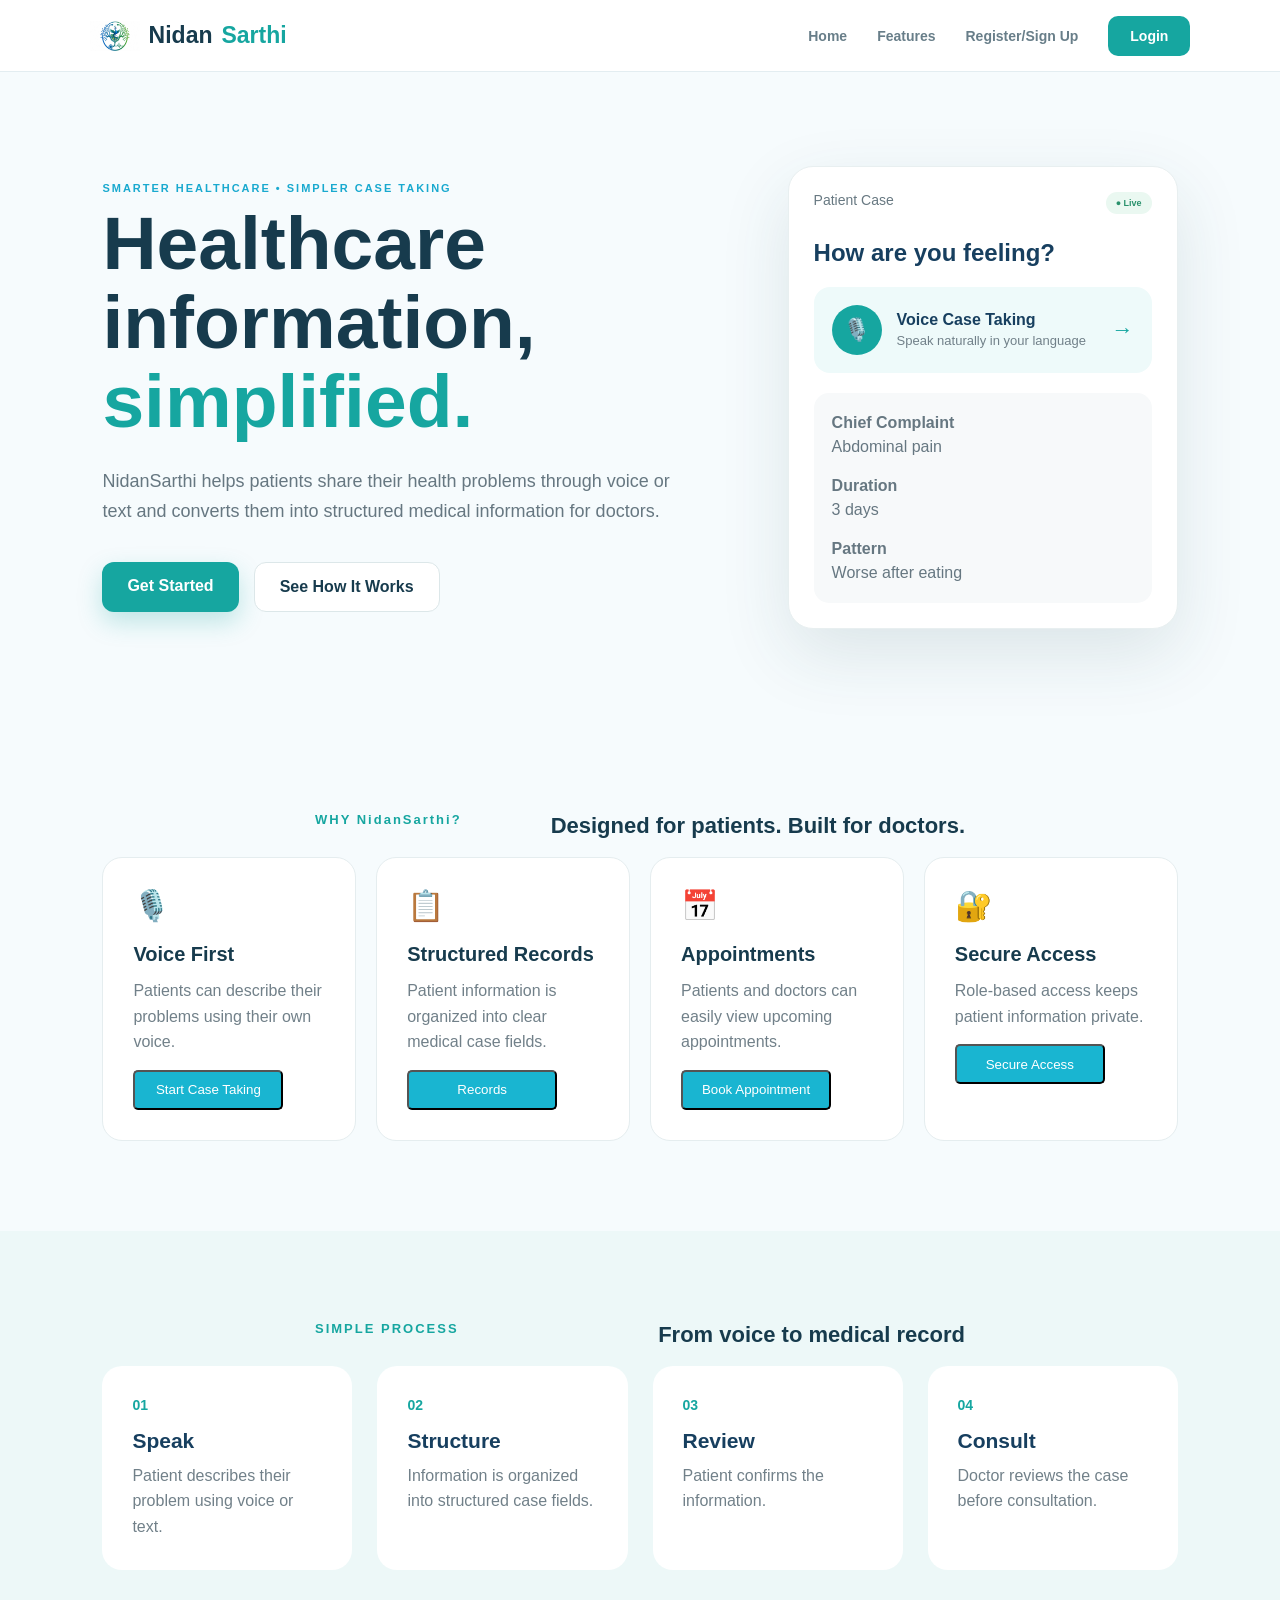
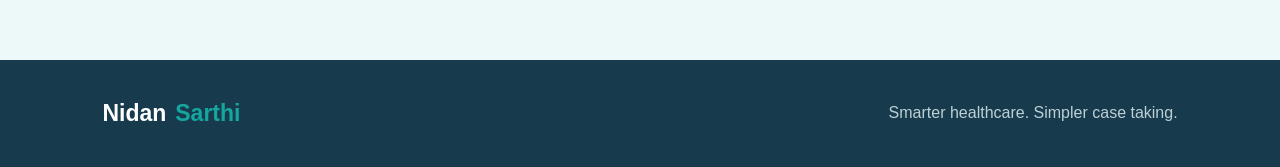
<file: index.html>
<!DOCTYPE html>
<html lang="en">
<head>
    <meta charset="UTF-8">
    <meta name="viewport" content="width=device-width, initial-scale=1.0">

    <title>NidanSarthi</title>

    <link rel="stylesheet" href="style.css">
    <link rel="stylesheet" href="login.html">
</head>

<body>

    <header class="navbar">
        
        <div class="logo">
            <img rel="icon" src="logo.jpeg">
            Nidan<span>Sarthi</span>
        </div>

        <nav>
            <a href="index.html">Home</a>
            <a href="#features">Features</a>
            <a href="register.html">Register/Sign Up</a>

           <!-- <li class="dropdown">
                <a href="#">Register/Sign Up</a>
                <ul>
                    <li>
                        <a href="#">Patient Register</a>
                    </li>

                    <li>
                        <a href="#">Doctor Register</a>
                    </li>
                </ul>
            </li>-->

            <a href="login.html" class="login-btn">Login</a>
        </nav>

    </header>


    <main>

        <section class="hero">

            <div class="hero-text">

                <p class="small-title">
                    SMARTER HEALTHCARE • SIMPLER CASE TAKING
                </p>

                <h1>
                    Healthcare information,
                    <span>simplified.</span>
                </h1>

                <p class="hero-description">
                    NidanSarthi helps patients share their health problems
                    through voice or text and converts them into structured
                    medical information for doctors.
                </p>

                <div class="hero-buttons">

                    <a href="login.html" class="primary-btn">
                        Get Started
                    </a>

                    <a href="#how" class="secondary-btn">
                        See How It Works
                    </a>

                </div>

            </div>


            <div class="hero-card">

                <div class="card-top">
                    <span>Patient Case</span>
                    <span class="status">● Live</span>
                </div>

                <h3>How are you feeling?</h3>

              <a href="login.html" class="voice-box voice-box-link">

    <div class="mic">
        🎙️
    </div>

    <div>
        <strong>Voice Case Taking</strong>
        <p>Speak naturally in your language</p>
    </div>

    <span class="voice-arrow">→</span>

</a>


                <div class="case-preview">

                    <p>
                        <strong>Chief Complaint</strong>
                        <br>
                        Abdominal pain
                    </p>

                    <p>
                        <strong>Duration</strong>
                        <br>
                        3 days
                    </p>

                    <p>
                        <strong>Pattern</strong>
                        <br>
                        Worse after eating
                    </p>

                </div>

            </div>

        </section>


        <section id="features" class="features-section">

            <div class="section-heading">

                <p>WHY NidanSarthi?</p>

                <h2>
                    Designed for patients.
                    Built for doctors.
                </h2>

            </div>


            <div class="features">

                <div class="feature-card">
                    <div class="feature-icon">🎙️</div>
                    <h3>Voice First</h3>
                    <p>
                        Patients can describe their problems
                        using their own voice.
                    </p>
                    <input class="btn"submit type="button" value="Start Case Taking" 
                    onclick="window.location.href='login.html'">
                </div>


                <div class="feature-card">
                    <div class="feature-icon">📋</div>
                    <h3>Structured Records</h3>
                    <p>
                        Patient information is organized into
                        clear medical case fields.
                    </p>
                    <input class="btn"submit type="button" value="Records" 
                    onclick="window.location.href='login.html'">
                </div>


                <div class="feature-card">
                    
                    <div class="feature-icon">📅</div>
                    <h3>Appointments</h3>

                    <p>
                        Patients and doctors can easily
                        view upcoming appointments.
                    </p>
                    <input class="btn"submit type="button" value="Book Appointment" 
                    onclick="window.location.href='login.html'">
                </div>


                <div class="feature-card">
                    <div class="feature-icon">🔐</div>
                    <h3>Secure Access</h3>
                    <p>
                        Role-based access keeps patient
                        information private.
                    </p>
                    <input class="btn"submit type="button" value="Secure Access" 
                    onclick="window.location.href='login.html'">
                </div>

            </div>

        </section>


        <section id="how" class="how-section">

            <div class="section-heading">

                <p>SIMPLE PROCESS</p>

                <h2>From voice to medical record</h2>

            </div>


            <div class="steps">

                <div class="step">
                    <span>01</span>
                    <h3>Speak</h3>
                    <p>
                        Patient describes their problem
                        using voice or text.
                    </p>
                </div>

                <div class="step">
                    <span>02</span>
                    <h3>Structure</h3>
                    <p>
                        Information is organized into
                        structured case fields.
                    </p>
                </div>

                <div class="step">
                    <span>03</span>
                    <h3>Review</h3>
                    <p>
                        Patient confirms the information.
                    </p>
                </div>

                <div class="step">
                    <span>04</span>
                    <h3>Consult</h3>
                    <p>
                        Doctor reviews the case before
                        consultation.
                    </p>
                </div>

            </div>

        </section>

    </main>


    <footer>

        <div class="logo">
            Nidan<span>Sarthi</span>
        </div>

        <p>
            Smarter healthcare. Simpler case taking.
        </p>

    </footer>


</body>
</html>
</file>
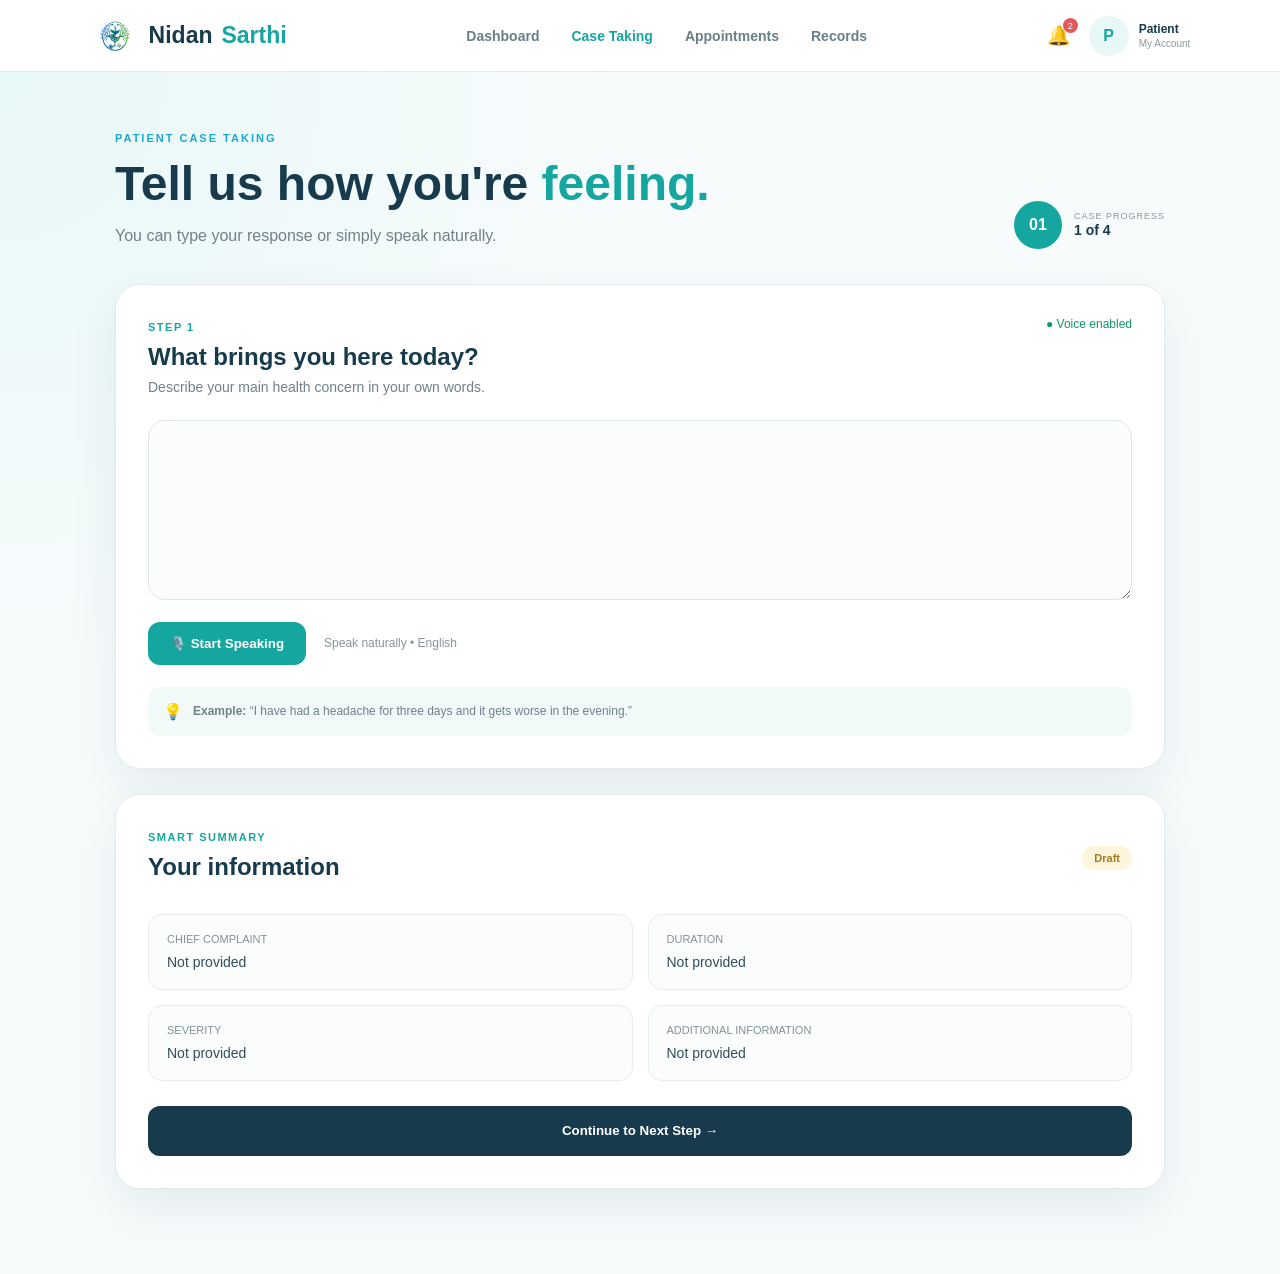
<file: case_taking.html>
<!DOCTYPE html>

<html lang="en">

<head>

    <meta charset="UTF-8">

    <meta
        name="viewport"
        content="width=device-width, initial-scale=1.0">

    <title>NidanSarthi </title>

    <link
        rel="stylesheet"
        href="style.css">

</head>


<body>


<!--Navbar-->

<header class="navbar dashboard-navbar">

   <div class="logo">
            <img rel="icon" src="logo.jpeg">
            Nidan<span>Sarthi</span>
        </div>


    <nav>

        <a href="patient-dashboard.html">
            Dashboard
        </a>

        <a href="case_taking.html" class="active-nav">
            Case Taking
        </a>

        <a href="Appointment.html">
            Appointments
        </a>

        <a href="records.html">
            Records
        </a>

    </nav>


    <div class="profile-menu">

        <div class="notification">
            🔔
            <span>2</span>
        </div>

        <div class="patient-avatar">
            P
        </div>

        <div class="profile-name">
            <strong>Patient</strong>
            <small>My Account</small>
        </div>

    </div>

</header>


<main class="case-page">


    <div class="case-container">


        <!-- HEADER -->

        <div class="case-header">

            <div>

                <p class="small-title">
                    PATIENT CASE TAKING
                </p>

                <h1>
                    Tell us how you're
                    <span>feeling.</span>
                </h1>

                <p>
                    You can type your response or simply
                    speak naturally.
                </p>

            </div>


            <div class="case-progress">

                <span>01</span>

                <div>
                    <small>
                        CASE PROGRESS
                    </small>

                    <strong>
                        1 of 4
                    </strong>
                </div>

            </div>

        </div>



        <!-- VOICE CARD -->

        <div class="voice-card">


            <div class="voice-card-header">

                <div>

                    <span class="case-label">
                        STEP 1
                    </span>

                    <h2>
                        What brings you here today?
                    </h2>

                    <p>
                        Describe your main health concern
                        in your own words.
                    </p>

                </div>


                <div class="voice-status">
                    ● Voice enabled
                </div>

            </div>



            <!-- TEXT AREA -->

            <textarea
                id="voiceText"
                class="voice-textarea"
                placeholder="You can type here, or press the microphone and speak...">
            </textarea>



            <!-- VOICE BUTTON -->

            <div class="voice-controls">

                <button
                    id="voiceButton"
                    class="voice-button"
                    onclick="toggleVoice()">

                    🎙️ Start Speaking

                </button>


                <span class="voice-hint">
                    Speak naturally • English
                </span>

            </div>



            <!-- EXAMPLE -->

            <div class="voice-example">

                <span>💡</span>

                <p>

                    <strong>Example:</strong>

                    “I have had a headache for
                    three days and it gets worse
                    in the evening.”

                </p>

            </div>

        </div>



        <!-- STRUCTURED PREVIEW -->

        <div class="structured-card">

            <div class="structured-header">

                <div>

                    <span class="case-label">
                        SMART SUMMARY
                    </span>

                    <h2>
                        Your information
                    </h2>

                </div>

                <span class="draft">
                    Draft
                </span>

            </div>


            <div class="structured-grid">

                <div class="structured-field">

                    <label>
                        Chief Complaint
                    </label>

                    <div>
                        <span id="complaint">
                            Not provided
                        </span>
                    </div>

                </div>


                <div class="structured-field">

                    <label>
                        Duration
                    </label>

                    <div>
                        <span>
                            Not provided
                        </span>
                    </div>

                </div>


                <div class="structured-field">

                    <label>
                        Severity
                    </label>

                    <div>
                        <span>
                            Not provided
                        </span>
                    </div>

                </div>


                <div class="structured-field">

                    <label>
                        Additional Information
                    </label>

                    <div>
                        <span>
                            Not provided
                        </span>
                    </div>

                </div>

            </div>


            <button class="continue-button">

                Continue to Next Step →

            </button>

        </div>


    </div>

</main>


<script src="script.js"></script>


</body>

</html>
</file>
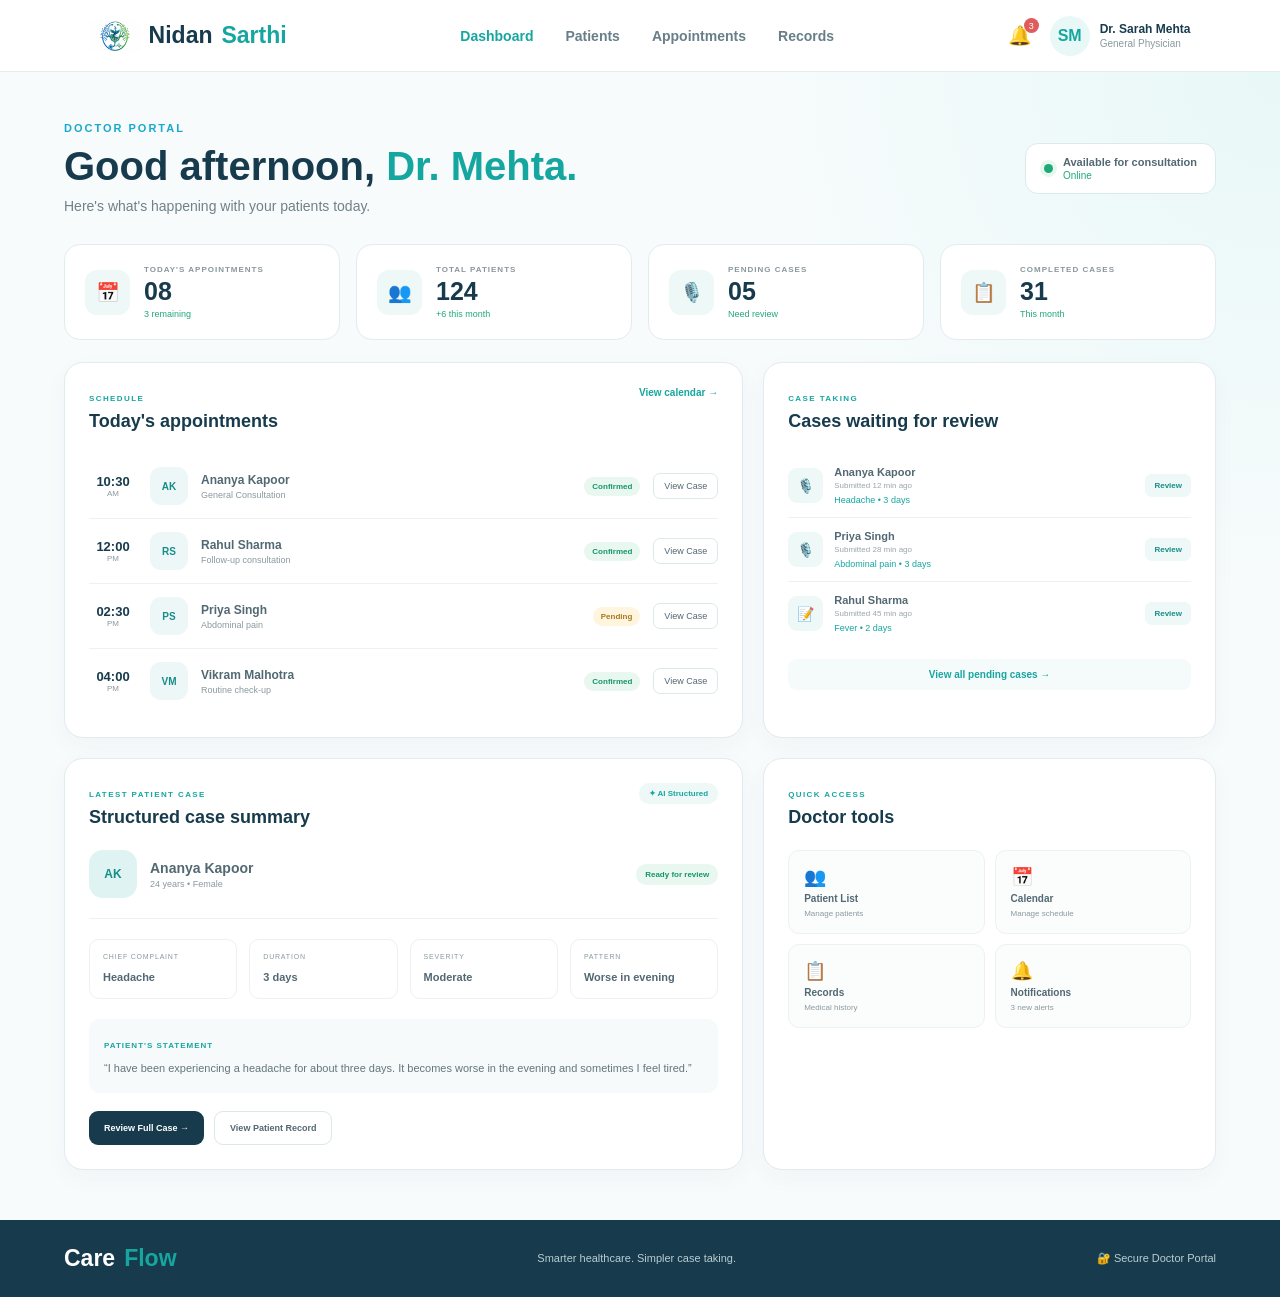
<file: doctor-dashboard.html>
<!DOCTYPE html>
<html lang="en">

<head>

    <meta charset="UTF-8">

    <meta name="viewport"
          content="width=device-width, initial-scale=1.0">

    <title>NidanSarthi</title>

    <link rel="stylesheet"
          href="style.css">

</head>


<body>


<!-- =========================================
     NAVBAR
========================================= -->

<header class="navbar dashboard-navbar">

    <div class="logo">
            <img rel="icon" src="logo.jpeg">
            Nidan<span>Sarthi</span>
        </div>


    <nav>

        <a href="doctor-dashboard.html"
           class="active-nav">
            Dashboard
        </a>

        <a href="doctor-patients.html">
            Patients
        </a>

        <a href="doctor-appointments.html">
            Appointments
        </a>

        <a href="doctor-records.html">
            Records
        </a>

    </nav>


    <div class="profile-menu">

        <div class="notification">

            🔔

            <span>3</span>

        </div>


        <div class="patient-avatar doctor-avatar-small">

            SM

        </div>


        <div class="profile-name">

            <strong>
                Dr. Sarah Mehta
            </strong>

            <small>
                General Physician
            </small>

        </div>

    </div>

</header>



<!-- =========================================
     MAIN DASHBOARD
========================================= -->

<main class="doctor-dashboard-page">


    <div class="doctor-dashboard-container">


        <!-- =====================================
             WELCOME
        ====================================== -->

        <section class="doctor-welcome">

            <div>

                <p class="small-title">
                    DOCTOR PORTAL
                </p>


                <h1>
                    Good afternoon,
                    <span>Dr. Mehta.</span>
                </h1>


                <p>
                    Here's what's happening with your
                    patients today.
                </p>

            </div>


            <div class="doctor-status">

                <span class="online-dot"></span>

                <div>

                    <strong>
                        Available for consultation
                    </strong>

                    <small>
                        Online
                    </small>

                </div>

            </div>

        </section>



        <!-- =====================================
             STATISTICS
        ====================================== -->

        <section class="doctor-stats">


            <div class="doctor-stat-card">

                <div class="stat-icon">
                    📅
                </div>

                <div>

                    <span>
                        TODAY'S APPOINTMENTS
                    </span>

                    <strong>
                        08
                    </strong>

                    <small>
                        3 remaining
                    </small>

                </div>

            </div>



            <div class="doctor-stat-card">

                <div class="stat-icon">
                    👥
                </div>

                <div>

                    <span>
                        TOTAL PATIENTS
                    </span>

                    <strong>
                        124
                    </strong>

                    <small>
                        +6 this month
                    </small>

                </div>

            </div>



            <div class="doctor-stat-card">

                <div class="stat-icon">
                    🎙️
                </div>

                <div>

                    <span>
                        PENDING CASES
                    </span>

                    <strong>
                        05
                    </strong>

                    <small>
                        Need review
                    </small>

                </div>

            </div>



            <div class="doctor-stat-card">

                <div class="stat-icon">
                    📋
                </div>

                <div>

                    <span>
                        COMPLETED CASES
                    </span>

                    <strong>
                        31
                    </strong>

                    <small>
                        This month
                    </small>

                </div>

            </div>


        </section>



        <!-- =====================================
             MAIN GRID
        ====================================== -->

        <section class="doctor-main-grid">


            <!-- =================================
                 TODAY'S APPOINTMENTS
            ================================== -->

            <div class="doctor-card appointments-doctor-card">


                <div class="doctor-card-heading">

                    <div>

                        <span>
                            SCHEDULE
                        </span>

                        <h2>
                            Today's appointments
                        </h2>

                    </div>


                    <a href="doctor-appointments.html">
                        View calendar →
                    </a>

                </div>



                <!-- APPOINTMENT 1 -->

                <div class="doctor-appointment">


                    <div class="appointment-time-doctor">

                        <strong>
                            10:30
                        </strong>

                        <small>
                            AM
                        </small>

                    </div>


                    <div class="appointment-patient-avatar">
                        AK
                    </div>


                    <div class="doctor-patient-info">

                        <strong>
                            Ananya Kapoor
                        </strong>

                        <small>
                            General Consultation
                        </small>

                    </div>


                    <span class="consultation-status">

                        Confirmed

                    </span>


                    <button
                        onclick="openPatientCase()"
                        class="view-case-button">

                        View Case

                    </button>

                </div>



                <!-- APPOINTMENT 2 -->

                <div class="doctor-appointment">


                    <div class="appointment-time-doctor">

                        <strong>
                            12:00
                        </strong>

                        <small>
                            PM
                        </small>

                    </div>


                    <div class="appointment-patient-avatar">
                        RS
                    </div>


                    <div class="doctor-patient-info">

                        <strong>
                            Rahul Sharma
                        </strong>

                        <small>
                            Follow-up consultation
                        </small>

                    </div>


                    <span class="consultation-status">

                        Confirmed

                    </span>


                    <button
                        onclick="openPatientCase()"
                        class="view-case-button">

                        View Case

                    </button>

                </div>



                <!-- APPOINTMENT 3 -->

                <div class="doctor-appointment">


                    <div class="appointment-time-doctor">

                        <strong>
                            02:30
                        </strong>

                        <small>
                            PM
                        </small>

                    </div>


                    <div class="appointment-patient-avatar">
                        PS
                    </div>


                    <div class="doctor-patient-info">

                        <strong>
                            Priya Singh
                        </strong>

                        <small>
                            Abdominal pain
                        </small>

                    </div>


                    <span class="consultation-status pending">

                        Pending

                    </span>


                    <button
                        onclick="openPatientCase()"
                        class="view-case-button">

                        View Case

                    </button>

                </div>



                <!-- APPOINTMENT 4 -->

                <div class="doctor-appointment">


                    <div class="appointment-time-doctor">

                        <strong>
                            04:00
                        </strong>

                        <small>
                            PM
                        </small>

                    </div>


                    <div class="appointment-patient-avatar">
                        VM
                    </div>


                    <div class="doctor-patient-info">

                        <strong>
                            Vikram Malhotra
                        </strong>

                        <small>
                            Routine check-up
                        </small>

                    </div>


                    <span class="consultation-status">

                        Confirmed

                    </span>


                    <button
                        onclick="openPatientCase()"
                        class="view-case-button">

                        View Case

                    </button>

                </div>


            </div>



            <!-- =================================
                 PENDING CASES
            ================================== -->

            <div class="doctor-card pending-cases-card">


                <div class="doctor-card-heading">

                    <div>

                        <span>
                            CASE TAKING
                        </span>

                        <h2>
                            Cases waiting for review
                        </h2>

                    </div>

                </div>



                <div class="pending-case">


                    <div class="pending-case-icon">
                        🎙️
                    </div>


                    <div>

                        <strong>
                            Ananya Kapoor
                        </strong>

                        <small>
                            Submitted 12 min ago
                        </small>

                        <p>
                            Headache • 3 days
                        </p>

                    </div>


                    <button
                        onclick="reviewCase()">

                        Review

                    </button>

                </div>



                <div class="pending-case">


                    <div class="pending-case-icon">
                        🎙️
                    </div>


                    <div>

                        <strong>
                            Priya Singh
                        </strong>

                        <small>
                            Submitted 28 min ago
                        </small>

                        <p>
                            Abdominal pain • 3 days
                        </p>

                    </div>


                    <button
                        onclick="reviewCase()">

                        Review

                    </button>

                </div>



                <div class="pending-case">


                    <div class="pending-case-icon">
                        📝
                    </div>


                    <div>

                        <strong>
                            Rahul Sharma
                        </strong>

                        <small>
                            Submitted 45 min ago
                        </small>

                        <p>
                            Fever • 2 days
                        </p>

                    </div>


                    <button
                        onclick="reviewCase()">

                        Review

                    </button>

                </div>



                <button
                    class="view-all-cases">

                    View all pending cases →

                </button>

            </div>



            <!-- =================================
                 STRUCTURED PATIENT CASE
            ================================== -->

            <div class="doctor-card structured-case-card">


                <div class="doctor-card-heading">

                    <div>

                        <span>
                            LATEST PATIENT CASE
                        </span>

                        <h2>
                            Structured case summary
                        </h2>

                    </div>


                    <span class="ai-badge">
                        ✦ AI Structured
                    </span>

                </div>



                <div class="patient-case-header">


                    <div class="patient-large-avatar">
                        AK
                    </div>


                    <div>

                        <h3>
                            Ananya Kapoor
                        </h3>

                        <p>
                            24 years • Female
                        </p>

                    </div>


                    <span class="case-status">
                        Ready for review
                    </span>

                </div>



                <div class="case-summary-grid">


                    <div>

                        <label>
                            CHIEF COMPLAINT
                        </label>

                        <strong>
                            Headache
                        </strong>

                    </div>


                    <div>

                        <label>
                            DURATION
                        </label>

                        <strong>
                            3 days
                        </strong>

                    </div>


                    <div>

                        <label>
                            SEVERITY
                        </label>

                        <strong>
                            Moderate
                        </strong>

                    </div>


                    <div>

                        <label>
                            PATTERN
                        </label>

                        <strong>
                            Worse in evening
                        </strong>

                    </div>


                </div>



                <div class="patient-statement">

                    <span>
                        PATIENT'S STATEMENT
                    </span>

                    <p>

                        “I have been experiencing a
                        headache for about three days.
                        It becomes worse in the evening
                        and sometimes I feel tired.”

                    </p>

                </div>



                <div class="case-actions">

                    <button
                        class="primary-case-button"
                        onclick="reviewCase()">

                        Review Full Case →

                    </button>


                    <button
                        class="secondary-case-button">

                        View Patient Record

                    </button>

                </div>


            </div>



            <!-- =================================
                 QUICK TOOLS
            ================================== -->

            <div class="doctor-card quick-tools-card">


                <div class="doctor-card-heading">

                    <div>

                        <span>
                            QUICK ACCESS
                        </span>

                        <h2>
                            Doctor tools
                        </h2>

                    </div>

                </div>



                <div class="doctor-tools">


                    <button>

                        <span>👥</span>

                        <strong>
                            Patient List
                        </strong>

                        <small>
                            Manage patients
                        </small>

                    </button>


                    <button>

                        <span>📅</span>

                        <strong>
                            Calendar
                        </strong>

                        <small>
                            Manage schedule
                        </small>

                    </button>


                    <button>

                        <span>📋</span>

                        <strong>
                            Records
                        </strong>

                        <small>
                            Medical history
                        </small>

                    </button>


                    <button>

                        <span>🔔</span>

                        <strong>
                            Notifications
                        </strong>

                        <small>
                            3 new alerts
                        </small>

                    </button>


                </div>


            </div>


        </section>


    </div>

</main>



<!-- =========================================
     FOOTER
========================================= -->

<footer class="dashboard-footer">

    <div class="logo">
        Care<span>Flow</span>
    </div>


    <p>
        Smarter healthcare. Simpler case taking.
    </p>


    <span>
        🔐 Secure Doctor Portal
    </span>

</footer>



<script>

    function openPatientCase() {

        alert(
            "Patient case details will open here."
        );

    }


    function reviewCase() {

        alert(
            "Full structured patient case will open here."
        );

    }

</script>


</body>

</html>
</file>
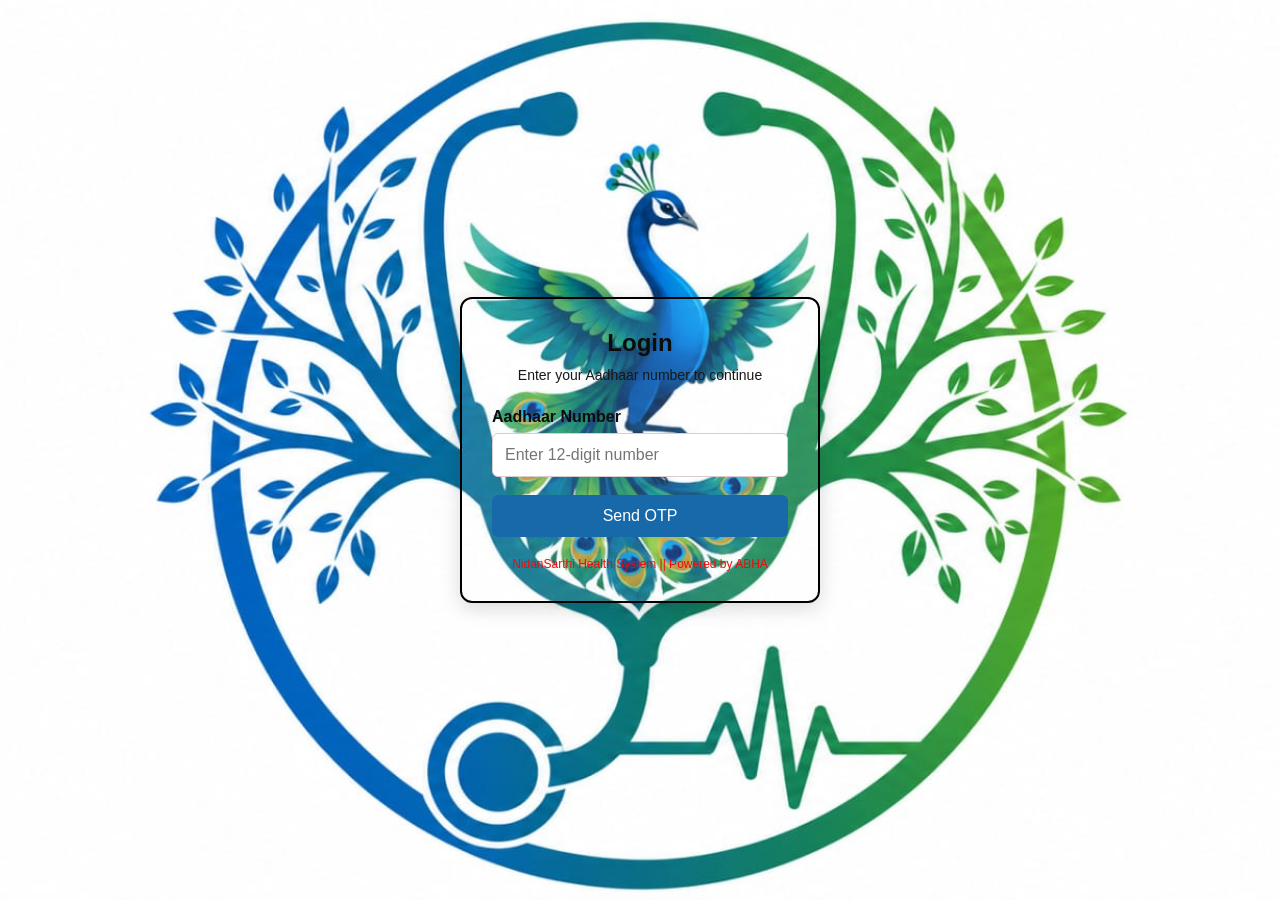
<file: login.html>
<!DOCTYPE html>
<html lang="en">
<head>
    <meta charset="UTF-8">
    <meta name="viewport" content="width=device-width, initial-scale=1.0">
    <title>NidanSarthi</title>

    <style>
        * {
            margin: 0;
            padding: 0;
            box-sizing: border-box;
            font-family: Arial, sans-serif;
        }

        body {
            min-height: 100vh;
            display: flex;
            justify-content: center;
            align-items: center;
            background:rgba(130, 120, 100, 0.1);
        }

        .login-box {
            width: 360px;
            border-style: solid;
            border-color: black;
            border-width: 2px;
            background:rgba(255, 255, 255, 0.1);
            padding: 30px;
            border-radius: 12px;
            box-shadow: 0 5px 20px rgba(0,0,0,0.15);
            text-align: center;
        }

        .login-box h2 {
            margin-bottom: 10px;
            color: #0c0c0c;
        }

        .login-box p {
            color: #171817;
            font-size: 14px;
            margin-bottom: 25px;
        }

        label {
            display: block;
            text-align: left;
            margin-bottom: 7px;
            font-weight: bold;
            color: #0e0c0c;
        }

        input {
            width: 100%;
            padding: 12px;
            margin-bottom: 18px;
            border: 1px solid #d9cccc;
            border-radius: 6px;
            font-size: 16px;
        }

        button {
            width: 100%;
            padding: 12px;
            border: none;
            border-radius: 6px;
            background: #1769aa;
            color: white;
            font-size: 16px;
            cursor: pointer;
        }

        button:hover {
            background: #0d4f82;
        }

        #otpSection {
            display: none;
        }

        #message {
            margin-top: 15px;
            font-size: 14px;
            font-weight: bold;
        }

        .note {
            margin-top: 20px;
            font-size: 12px;
            color: #f50707;
        }
        body {
            background-color: rgba(130, 120, 100, 0.1);
            background-image: url('logo.jpeg');
            background-size: cover;
            background-position: center;
        }
    </style>
</head>

<body>
    
    <div class="login-box">

        <h2>Login</h2>
        <p>Enter your Aadhaar number to continue</p>

        <div id="aadhaarSection">

            <label>Aadhaar Number</label>

            <input
                type="text"
                id="aadhaar"
                maxlength="12"
                placeholder="Enter 12-digit number"
            >

            <button onclick="sendOTP()">Send OTP</button>

        </div>

        <div id="otpSection">

            <label>Enter OTP</label>

            <input
                type="text"
                id="otp"
                maxlength="6"
                placeholder="Enter 6-digit OTP"
            >

            <button onclick="verifyOTP()">Verify OTP</button>

        </div>

        <div id="message"></div>

        <div class="note">
            NidanSarthi Health System || Powered by ABHA
        </div>

    </div>

    <script>

        let generatedOTP;

        function sendOTP() {

            let aadhaar = document.getElementById("aadhaar").value;
            let message = document.getElementById("message");

            if (!/^[0-9]{12}$/.test(aadhaar)) {
                message.style.color = "red";
                message.innerHTML =
                    "Please enter a valid 12-digit number.";
                return;
            }

            // Generate demo OTP
            generatedOTP =
                Math.floor(100000 + Math.random() * 900000);

            console.log("Demo OTP:", generatedOTP);

            document.getElementById("aadhaarSection").style.display = "none";
            document.getElementById("otpSection").style.display = "block";

            message.style.color = "green";
            message.innerHTML =
                " OTP sent to your Aadhaar linked mobile number.";
        }


        function verifyOTP() {

            let otp = document.getElementById("otp").value;
            let message = document.getElementById("message");

            if (otp === generatedOTP.toString()) {

                message.style.color = "green";
                message.innerHTML =
                    "Login successful!";

            } else {

                message.style.color = "red";
                message.innerHTML =
                    "Invalid OTP. Please try again.";
            }
        }

    </script>

</body>
</html>
</file>
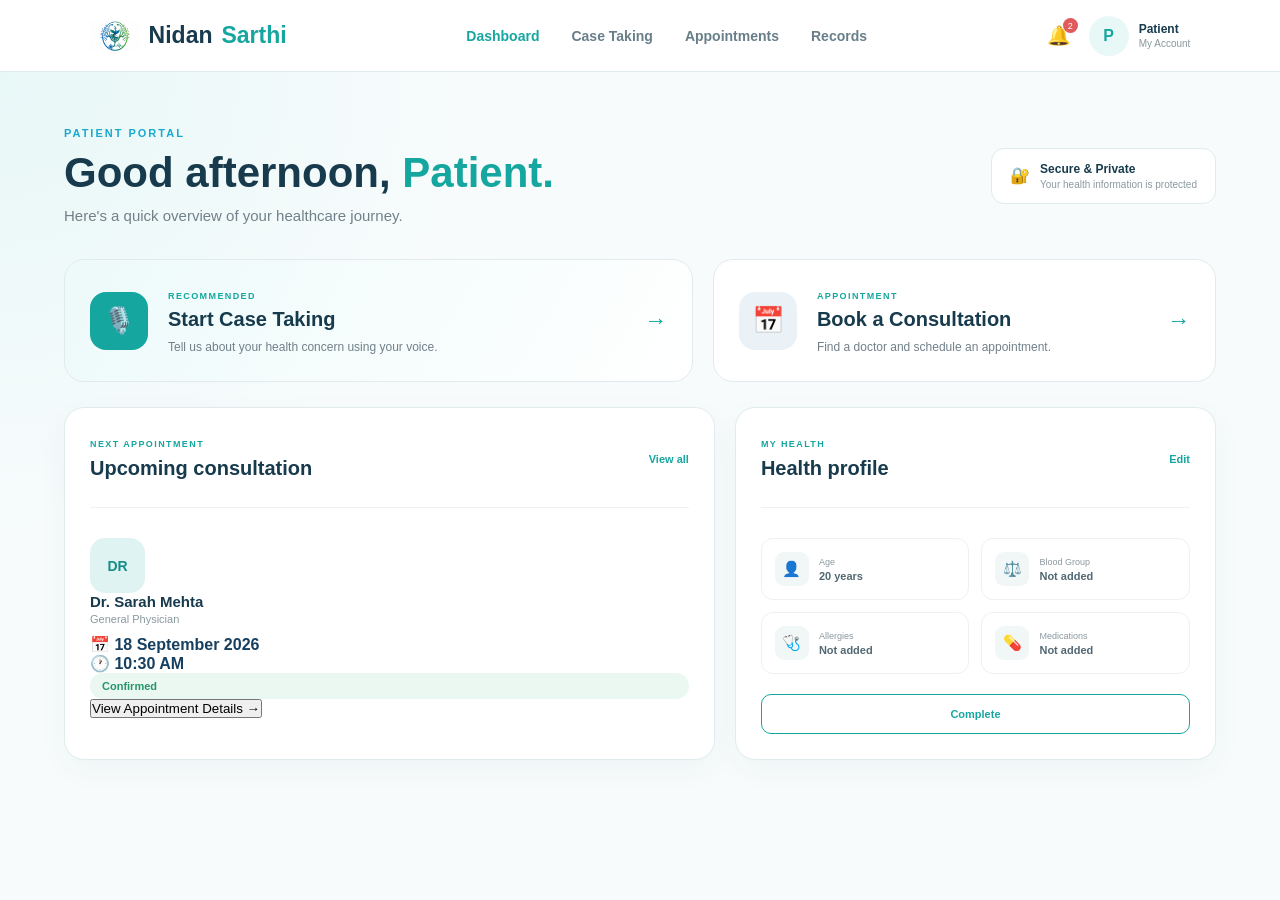
<file: patient-dashboard.html>
<!DOCTYPE html>
<html lang="en">

<head>

    <meta charset="UTF-8">

    <meta
        name="viewport"
        content="width=device-width, initial-scale=1.0">

    <title>NidanSarthi</title>

    <link
        rel="stylesheet"
        href="style.css">

</head>


<body>


<!-- =====================================
     NAVBAR
===================================== -->

<header class="navbar dashboard-navbar">

   <div class="logo">
            <img rel="icon" src="logo.jpeg">
            Nidan<span>Sarthi</span>
        </div>


    <nav>

        <a href="patient-dashboard.html"
           class="active-nav">
            Dashboard
        </a>

        <a href="case_taking.html">
            Case Taking
        </a>

        <a href="Appointment.html">
            Appointments
        </a>

        <a href="records.html">
            Records
        </a>

    </nav>


    <div class="profile-menu">

        <div class="notification">
            🔔
            <span>2</span>
        </div>

        <div class="patient-avatar">
            P
        </div>

        <div class="profile-name">
            <strong>Patient</strong>
            <small>My Account</small>
        </div>

    </div>

</header>



<!-- =====================================
     DASHBOARD
===================================== -->

<main class="dashboard-page">


    <div class="dashboard-container">


        <!-- =================================
             WELCOME
        ================================== -->

        <section class="dashboard-welcome">

            <div>

                <p class="small-title">
                    PATIENT PORTAL
                </p>

                <h1>
                    Good afternoon, <span>Patient.</span>
                </h1>

                <p>
                    Here's a quick overview of your
                    healthcare journey.
                </p>

            </div>


            <div class="secure-badge">

                🔐

                <div>

                    <strong>
                        Secure & Private
                    </strong>

                    <small>
                        Your health information is protected
                    </small>

                </div>

            </div>

        </section>



        <!-- =================================
             QUICK ACTIONS
        ================================== -->

        <section class="quick-actions">


            <!-- VOICE CASE -->

            <a
                href="case_taking.html"
                class="action-card voice-action">

                <div class="action-icon">
                    🎙️
                </div>

                <div class="action-content">

                    <span>
                        RECOMMENDED
                    </span>

                    <h2>
                        Start Case Taking
                    </h2>

                    <p>
                        Tell us about your health
                        concern using your voice.
                    </p>

                </div>

                <div class="action-arrow">
                    →
                </div>

            </a>



            <!-- APPOINTMENT -->

            <a
                href="Appointment.html"
                class="action-card">

                <div class="action-icon calendar-icon">
                    📅
                </div>

                <div class="action-content">

                    <span>
                        APPOINTMENT
                    </span>

                    <h2>
                        Book a Consultation
                    </h2>

                    <p>
                        Find a doctor and schedule
                        an appointment.
                    </p>

                </div>

                <div class="action-arrow">
                    →
                </div>

            </a>

        </section>



        <!-- =================================
             DASHBOARD GRID
        ================================== -->

        <section class="dashboard-grid">


            <!-- =================================
                 UPCOMING APPOINTMENT
            ================================== -->

            <div class="dashboard-card appointment-card">


                <div class="card-heading">

                    <div>

                        <span>
                            NEXT APPOINTMENT
                        </span>

                        <h2>
                            Upcoming consultation
                        </h2>

                    </div>

                    <a href="Appointment.html">
                        View all
                    </a>

                </div>


                <div class="Appointment-details">


                    <div class="doctor-avatar">
                        DR
                    </div>


                    <div class="doctor-info">

                        <h3>
                            Dr. Sarah Mehta
                        </h3>

                        <p>
                            General Physician
                        </p>

                        <div class="Appointment-time">

                            📅
                            <strong>
                                18 September 2026
                            </strong>

                        </div>

                        <div class="Appointment-time">

                            🕐
                            <strong>
                                10:30 AM
                            </strong>

                        </div>

                    </div>


                    <div class="appointment-status">
                        Confirmed
                    </div>

                </div>


                <button
                    class="Appointment-button"
                    onclick="viewAppointment()">

                    View Appointment Details →

                </button>

            </div>



            <!-- =================================
                 HEALTH PROFILE
            ================================== -->

            <div class="dashboard-card health-card">


                <div class="card-heading">

                    <div>

                        <span>
                            MY HEALTH
                        </span>

                        <h2>
                            Health profile
                        </h2>

                    </div>

                    <a href="#">
                        Edit
                    </a>

                </div>


                <div class="health-items">


                    <div class="health-item">

                        <span class="health-icon">
                            👤
                        </span>

                        <div>

                            <small>
                                Age
                            </small>

                            <strong>
                                20 years
                            </strong>

                        </div>

                    </div>


                    <div class="health-item">

                        <span class="health-icon">
                            ⚖️
                        </span>

                        <div>

                            <small>
                                Blood Group
                            </small>

                            <strong>
                                Not added
                            </strong>

                        </div>

                    </div>


                    <div class="health-item">

                        <span class="health-icon">
                            🩺
                        </span>

                        <div>

                            <small>
                                Allergies
                            </small>

                            <strong>
                                Not added
                            </strong>

                        </div>

                    </div>


                    <div class="health-item">

                        <span class="health-icon">
                            💊
                        </span>

                        <div>

                            <small>
                                Medications
                            </small>

                            <strong>
                                Not added
                            </strong>

                        </div>

                    </div>

                </div>


                <button
                    class="outline-button">

                    Complete
</file>
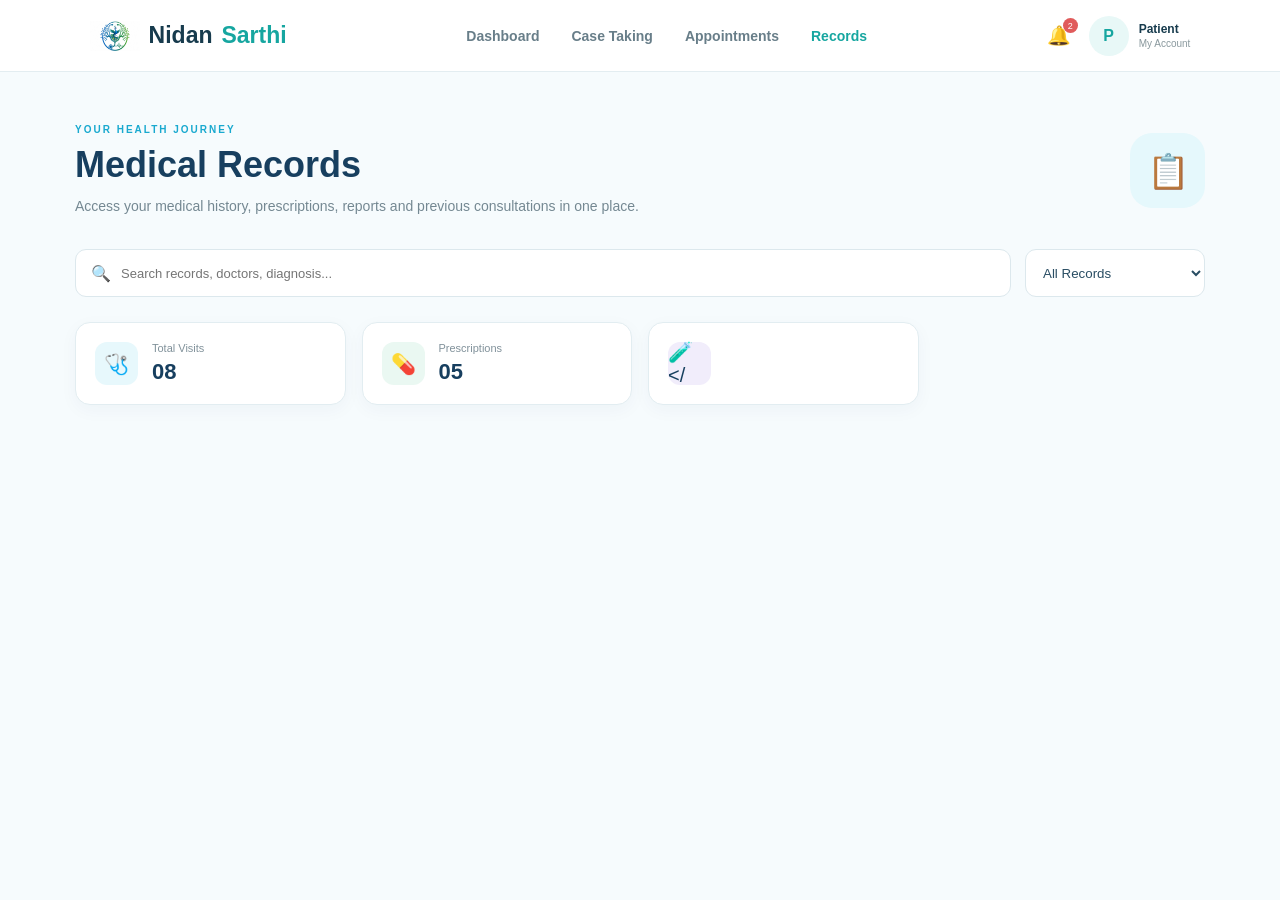
<file: records.html>
<!DOCTYPE html>
<html lang="en">

<head>
    <meta charset="UTF-8">
    <meta name="viewport" content="width=device-width, initial-scale=1.0">

    <title>CareFlow | Medical Records</title>

    <link rel="stylesheet" href="style.css">
</head>

<body>

    <!-- ================= NAVBAR ================= -->

<header class="navbar dashboard-navbar">

   <div class="logo">
            <img rel="icon" src="logo.jpeg">
            Nidan<span>Sarthi</span>
        </div>


    <nav>

        <a href="patient-dashboard.html"
           >
            Dashboard
        </a>

        <a href="case_taking.html">
            Case Taking
        </a>

        <a href="Appointment.html">
            Appointments
        </a>

        <a href="records.html"class="active-nav">
            Records
        </a>

    </nav>


    <div class="profile-menu">

        <div class="notification">
            🔔
            <span>2</span>
        </div>

        <div class="patient-avatar">
            P
        </div>

        <div class="profile-name">
            <strong>Patient</strong>
            <small>My Account</small>
        </div>

    </div>

</header>
    <!-- ================= MAIN ================= -->

    <main class="container">


        <!-- PAGE HEADER -->

        <section class="page-header">

            <div>

                <p class="eyebrow">
                    YOUR HEALTH JOURNEY
                </p>

                <h1>
                    Medical Records
                </h1>

                <p class="subtitle">
                    Access your medical history, prescriptions,
                    reports and previous consultations in one place.
                </p>

            </div>


            <div class="header-icon">
                📋
            </div>

        </section>



        <!-- ================= SEARCH ================= -->

        <section class="search-area">

            <div class="search-box">

                <span>🔍</span>

                <input
                    type="text"
                    id="searchInput"
                    placeholder="Search records, doctors, diagnosis..."
                >

            </div>


            <select id="recordFilter">

                <option value="all">
                    All Records
                </option>

                <option value="consultation">
                    Consultations
                </option>

                <option value="prescription">
                    Prescriptions
                </option>

                <option value="report">
                    Lab Reports
                </option>

                <option value="diagnosis">
                    Diagnosis
                </option>

            </select>

        </section>



        <!-- ================= HEALTH SUMMARY ================= -->

        <section class="summary-grid">


            <div class="summary-card">

                <div class="summary-icon blue">
                    🩺
                </div>

                <div>

                    <span>
                        Total Visits
                    </span>

                    <strong>
                        08
                    </strong>

                </div>

            </div>


            <div class="summary-card">

                <div class="summary-icon green">
                    💊
                </div>

                <div>

                    <span>
                        Prescriptions
                    </span>

                    <strong>
                        05
                    </strong>

                </div>

            </div>


            <div class="summary-card">

                <div class="summary-icon purple">
                    🧪
                </
</file>
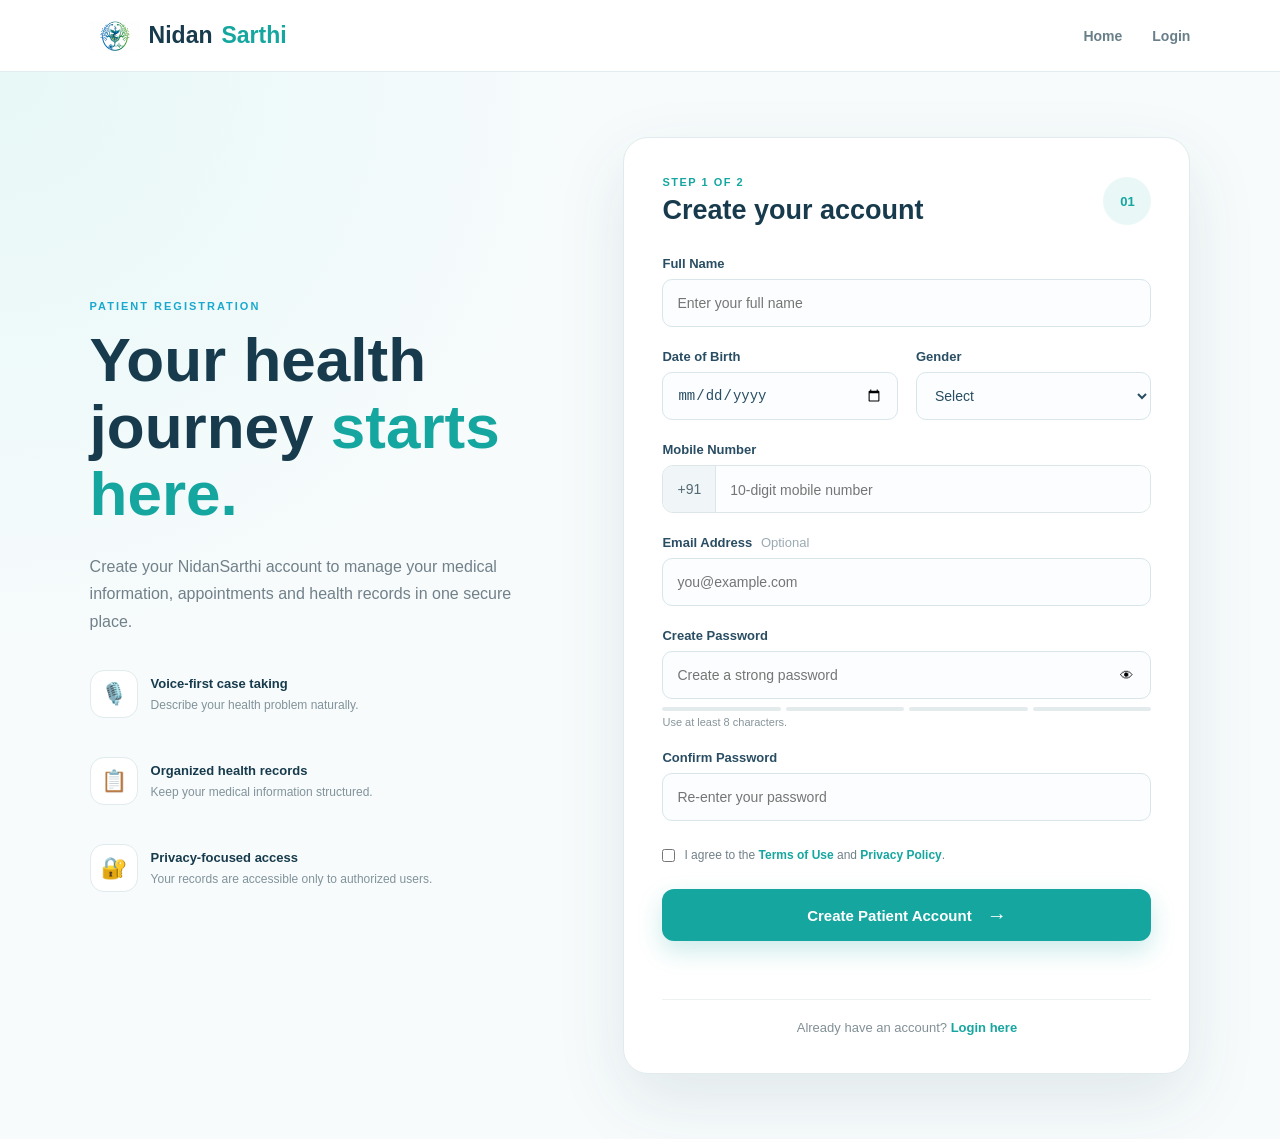
<file: register.html>
<!DOCTYPE html>
<html lang="en">

<head>

    <meta charset="UTF-8">
    <meta name="viewport" content="width=device-width, initial-scale=1.0">

    <title>NidanSarthi - Patient Registration</title>

    <link rel="stylesheet" href="style.css">

</head>


<body>

    <!-- NAVBAR -->

    <header class="navbar">

        <div class="logo">
            <img rel="icon" src="logo.jpeg">
            Nidan<span>Sarthi</span>
        </div>

        <nav>

            <a href="index.html">Home</a>

            <a href="login.html">Login</a>

        </nav>

    </header>


    <!-- REGISTRATION -->

    <main class="register-page">

        <div class="register-container">


            <!-- LEFT SIDE -->

            <div class="register-intro">

                <p class="small-title">
                    PATIENT REGISTRATION
                </p>

                <h1>
                    Your health journey
                    <span>starts here.</span>
                </h1>

                <p class="intro-text">
                    Create your NidanSarthi account to manage your
                    medical information, appointments and health
                    records in one secure place.
                </p>


                <div class="benefit-list">

                    <div class="benefit">

                        <div class="benefit-icon">
                            🎙️
                        </div>

                        <div>
                            <strong>Voice-first case taking</strong>

                            <p>
                                Describe your health problem naturally.
                            </p>
                        </div>

                    </div>


                    <div class="benefit">

                        <div class="benefit-icon">
                            📋
                        </div>

                        <div>
                            <strong>Organized health records</strong>

                            <p>
                                Keep your medical information structured.
                            </p>
                        </div>

                    </div>


                    <div class="benefit">

                        <div class="benefit-icon">
                            🔐
                        </div>

                        <div>
                            <strong>Privacy-focused access</strong>

                            <p>
                                Your records are accessible only to authorized users.
                            </p>
                        </div>

                    </div>

                </div>

            </div>


            <!-- FORM -->

            <div class="register-card">

                <div class="form-header">

                    <div>

                        <p class="form-step">
                            STEP 1 OF 2
                        </p>

                        <h2>
                            Create your account
                        </h2>

                    </div>

                    <div class="step-circle">
                        01
                    </div>

                </div>


                <form id="registrationForm">


                    <!-- FULL NAME -->

                    <div class="form-group">

                        <label for="fullName">
                            Full Name
                        </label>

                        <input
                            type="text"
                            id="fullName"
                            placeholder="Enter your full name"
                            required>

                    </div>


                    <!-- DATE + GENDER -->

                    <div class="form-row">

                        <div class="form-group">

                            <label for="dob">
                                Date of Birth
                            </label>

                            <input
                                type="date"
                                id="dob"
                                required>

                        </div>


                        <div class="form-group">

                            <label for="gender">
                                Gender
                            </label>

                            <select id="gender" required>

                                <option value="">
                                    Select
                                </option>

                                <option value="female">
                                    Female
                                </option>

                                <option value="male">
                                    Male
                                </option>

                                <option value="other">
                                    Other
                                </option>

                                <option value="prefer-not">
                                    Prefer not to say
                                </option>

                            </select>

                        </div>

                    </div>


                    <!-- PHONE -->

                    <div class="form-group">

                        <label for="phone">
                            Mobile Number
                        </label>

                        <div class="phone-input">

                            <span>+91</span>

                            <input
                                type="tel"
                                id="phone"
                                placeholder="10-digit mobile number"
                                maxlength="10"
                                required>

                        </div>

                    </div>


                    <!-- EMAIL -->

                    <div class="form-group">

                        <label for="email">
                            Email Address
                            <span class="optional">
                                Optional
                            </span>
                        </label>

                        <input
                            type="email"
                            id="email"
                            placeholder="you@example.com">

                    </div>


                    <!-- PASSWORD -->

                    <div class="form-group">

                        <label for="password">
                            Create Password
                        </label>

                        <div class="password-input">

                            <input
                                type="password"
                                id="password"
                                placeholder="Create a strong password"
                                required>

                            <button
                                type="button"
                                onclick="togglePassword()"
                                class="eye-button">

                                👁

                            </button>

                        </div>

                        <div class="password-strength">

                            <span></span>
                            <span></span>
                            <span></span>
                            <span></span>

                        </div>

                        <small id="passwordMessage">
                            Use at least 8 characters.
                        </small>

                    </div>


                    <!-- CONFIRM PASSWORD -->

                    <div class="form-group">

                        <label for="confirmPassword">
                            Confirm Password
                        </label>

                        <input
                            type="password"
                            id="confirmPassword"
                            placeholder="Re-enter your password"
                            required>

                    </div>


                    <!-- TERMS -->

                    <div class="terms">

                        <input
                            type="checkbox"
                            id="terms"
                            required>

                        <label for="terms">

                            I agree to the
                            <a href="#">Terms of Use</a>
                            and
                            <a href="#">Privacy Policy</a>.

                        </label>

                    </div>


                    <!-- BUTTON -->

                    <button
                        type="submit"
                        class="register-button">

                        Create Patient Account

                        <span>→</span>

                    </button>


                    <p
                        id="registerMessage"
                        class="register-message">
                    </p>


                </form>


                <div class="already-account">

                    Already have an account?

                    <a href="patient-login.html">
                        Login here
                    </a>

                </div>

            </div>

        </div>

    </main>


    <script>

        /* PASSWORD VISIBILITY */

        function togglePassword() {

            const password =
                document.getElementById("password");

            const button =
                document.querySelector(".eye-button");


            if (password.type === "password") {

                password.type = "text";

                button.textContent = "🙈";

            } else {

                password.type = "password";

                button.textContent = "👁";

            }

        }


        /* PASSWORD STRENGTH */

        const password =
            document.getElementById("password");

        const strengthBars =
            document.querySelectorAll(".password-strength span");

        const passwordMessage =
            document.getElementById("passwordMessage");


        password.addEventListener("input", function () {

            const value = password.value;

            let strength = 0;


            if (value.length >= 8) {
                strength++;
            }

            if (/[A-Z]/.test(value)) {
                strength++;
            }

            if (/[0-9]/.test(value)) {
                strength++;
            }

            if (/[^A-Za-z0-9]/.test(value)) {
                strength++;
            }


            strengthBars.forEach(function (bar, index) {

                if (index < strength) {

                    bar.classList.add("active");

                } else {

                    bar.classList.remove("active");

                }

            });


            if (strength <= 1) {

                passwordMessage.textContent =
                    "Weak password";

            } else if (strength === 2) {

                passwordMessage.textContent =
                    "Moderate password";

            } else if (strength === 3) {

                passwordMessage.textContent =
                    "Good password";

            } else {

                passwordMessage.textContent =
                    "Strong password";

            }

        });


        /* FORM SUBMISSION */

        document
            .getElementById("registrationForm")
            .addEventListener("submit", function (event) {

                event.preventDefault();


                const password =
                    document.getElementById("password").value;

                const confirmPassword =
                    document.getElementById("confirmPassword").value;

                const message =
                    document.getElementById("registerMessage");


                if (password !== confirmPassword) {

                    message.textContent =
                        "Passwords do not match.";

                    message.className =
                        "register-message error";

                    return;

                }


                message.textContent =
                    "Account details validated successfully!";

                message.className =
                    "register-message success";


                /*
                    IMPORTANT:

                    This is currently a FRONTEND prototype.

                    The account is NOT actually saved
                    to a database yet.

                    Later we will connect this form
                    to Node.js + Express + MySQL.
                */

            });

    </script>

</body>

</html>
</file>
<file: style.css>
* {
    margin: 0;
    padding: 0;
    box-sizing: border-box;
}

body {
    font-family: Arial, sans-serif;
    background: #f7fbfc;
    color: #172b3a;
}

html {
    scroll-behavior: smooth;
}


/* NAVBAR */

.navbar {
    height: 75px;
    display: flex;
    align-items: center;
    justify-content: space-between;

    padding: 0 7%;

    background: white;
    border-bottom: 1px solid #e8eef0;
}

.logo {
    font-size: 25px;
    font-weight: 700;
    color: #173b4d;
}

.logo span {
    color: #16a6a0;
}

nav {
    display: flex;
    align-items: center;
    gap: 30px;
}

nav a {
    text-decoration: none;
    color: #52636d;
    font-size: 15px;
}

nav a:hover {
    color: #16a6a0;
}

.login-btn {
    background: #16a6a0;
    color: white !important;

    padding: 12px 22px;

    border-radius: 10px;
}


/* HERO */

.hero {
    min-height: 650px;

    display: flex;
    align-items: center;
    justify-content: space-between;

    gap: 60px;

    padding: 80px 8%;
}

.hero-text {
    max-width: 600px;
}

.small-title {
    color: #16a6a0;
    font-size: 13px;
    font-weight: bold;

    letter-spacing: 2px;

    margin-bottom: 20px;
}

.hero h1 {
    font-size: clamp(45px, 6vw, 75px);

    line-height: 1.05;

    margin-bottom: 25px;

    color: #173b4d;
}

.hero h1 span {
    color: #16a6a0;
}

.hero-description {
    font-size: 18px;

    line-height: 1.7;

    color: #667781;

    margin-bottom: 35px;
}

.hero-buttons {
    display: flex;
    gap: 15px;
}

.primary-btn,
.secondary-btn {
    padding: 15px 25px;

    border-radius: 12px;

    text-decoration: none;

    font-weight: 600;
}

.primary-btn {
    background: #16a6a0;
    color: white;

    box-shadow: 0 10px 25px rgba(22,166,160,0.25);
}

.secondary-btn {
    background: white;
    color: #173b4d;

    border: 1px solid #dce7e9;
}


/* HERO CARD */

.hero-card {
    width: 390px;

    background: white;

    padding: 25px;

    border-radius: 25px;

    box-shadow: 0 25px 70px rgba(30,70,80,0.12);

    border: 1px solid #e8eff0;
}

.card-top {
    display: flex;
    justify-content: space-between;

    color: #687982;

    font-size: 14px;

    margin-bottom: 25px;
}

.status {
    color: #19a878;
}

.hero-card h3 {
    font-size: 24px;

    margin-bottom: 20px;
}

.voice-box {
    display: flex;
    align-items: center;

    gap: 15px;

    padding: 18px;

    background: #eefafa;

    border-radius: 16px;

    margin-bottom: 20px;
}

.mic {
    width: 50px;
    height: 50px;

    display: flex;
    align-items: center;
    justify-content: center;

    background: #16a6a0;

    border-radius: 50%;

    font-size: 22px;
}

.voice-box p {
    color: #718089;

    font-size: 13px;

    margin-top: 4px;
}

.case-preview {
    background: #f7f9fa;

    padding: 18px;

    border-radius: 15px;
}

.case-preview p {
    margin-bottom: 15px;

    color: #667781;

    line-height: 1.5;
}

.case-preview p:last-child {
    margin-bottom: 0;
}


/* SECTIONS */

.features-section,
.how-section {
    padding: 90px 8%;
}

.section-heading {
    text-align: center;

    max-width: 650px;

    margin: auto auto 50px;
}

.section-heading p {
    color: #16a6a0;

    font-size: 13px;

    font-weight: bold;

    letter-spacing: 2px;

    margin-bottom: 12px;
}

.section-heading h2 {
    font-size: 42px;

    color: #173b4d;
}


/* FEATURES */

.features {
    display: grid;

    grid-template-columns: repeat(4, 1fr);

    gap: 20px;
}
.btn{
    height: 40px;
    width: 150px;
    background: rgb(25, 181, 209);
    border-radius: 5px;
    color: white;
    margin-top: 15px;
}

.feature-card {
    background: white;
    color: #173b4d;
    padding: 30px;

    border-radius: 20px;

    border: 1px solid #e5edef;

    transition: 0.3s;
}

.feature-card:hover {
    transform: translateY(-8px);

    box-shadow: 0 20px 40px rgba(30,70,80,0.1);
}

.feature-icon {
    font-size: 30px;

    margin-bottom: 20px;
}

.feature-card h3 {
    margin-bottom: 12px;

    font-size: 20px;
}

.feature-card p {
    color: #718089;

    line-height: 1.6;
}


/* HOW IT WORKS */

.how-section {
    background: #edf8f8;
}

.steps {
    display: grid;

    grid-template-columns: repeat(4, 1fr);

    gap: 25px;
}

.step {
    background: white;

    padding: 30px;

    border-radius: 20px;
}

.step span {
    color: #16a6a0;

    font-weight: bold;

    font-size: 14px;
}

.step h3 {
    margin: 15px 0 10px;

    font-size: 21px;
}

.step p {
    color: #718089;

    line-height: 1.6;
}


/* FOOTER */

footer {
    background: #173b4d;

    color: white;

    padding: 40px 8%;

    display: flex;

    justify-content: space-between;

    align-items: center;
}

footer .logo {
    color: white;
}

footer p {
    color: #bdd0d5;
}


/* MOBILE */

@media (max-width: 900px) {

    nav a:not(.login-btn) {
        display: none;
    }

    .hero {
        flex-direction: column;

        text-align: center;
    }

    .hero-buttons {
        justify-content: center;
    }

    .hero-card {
        width: 100%;

        max-width: 400px;
    }

    .features,
    .steps {
        grid-template-columns: 1fr 1fr;
    }

}


@media (max-width: 600px) {

    .hero {
        padding: 60px 5%;
    }

    .features,
    .steps {
        grid-template-columns: 1fr;
    }

    .section-heading h2 {
        font-size: 32px;
    }

    footer {
        flex-direction: column;

        gap: 15px;
    }

}
* {
    margin: 0;
    padding: 0;
    box-sizing: border-box;
}

body {
    font-family: Arial, sans-serif;
    background: #f7fbfc;
    color: #172b3a;
}

html {
    scroll-behavior: smooth;
}


/* NAVBAR */

.navbar {
    height: 75px;
    display: flex;
    align-items: center;
    justify-content: space-between;

    padding: 0 7%;

    background: white;
    border-bottom: 1px solid #e8eef0;
}

.logo {
    font-size: 25px;
    font-weight: 700;
    color: #173b4d;
}

.logo span {
    color: #16a6a0;
}

nav {
    display: flex;
    align-items: center;
    gap: 30px;
}

nav a {
    text-decoration: none;
    color: #52636d;
    font-size: 15px;
}

nav a:hover {
    color: #16a6a0;
}

.login-btn {
    background: #16a6a0;
    color: white !important;

    padding: 12px 22px;

    border-radius: 10px;
}


/* HERO */

.hero {
    min-height: 650px;

    display: flex;
    align-items: center;
    justify-content: space-between;

    gap: 60px;

    padding: 80px 8%;
}

.hero-text {
    max-width: 600px;
}

.small-title {
    color: #16a6a0;
    font-size: 13px;
    font-weight: bold;

    letter-spacing: 2px;

    margin-bottom: 20px;
}

.hero h1 {
    font-size: clamp(45px, 6vw, 75px);

    line-height: 1.05;

    margin-bottom: 25px;

    color: #173b4d;
}

.hero h1 span {
    color: #16a6a0;
}

.hero-description {
    font-size: 18px;

    line-height: 1.7;

    color: #667781;

    margin-bottom: 35px;
}

.hero-buttons {
    display: flex;
    gap: 15px;
}

.primary-btn,
.secondary-btn {
    padding: 15px 25px;

    border-radius: 12px;

    text-decoration: none;

    font-weight: 600;
}

.primary-btn {
    background: #16a6a0;
    color: white;

    box-shadow: 0 10px 25px rgba(22,166,160,0.25);
}

.secondary-btn {
    background: white;
    color: #173b4d;

    border: 1px solid #dce7e9;
}


/* HERO CARD */

.hero-card {
    width: 390px;

    background: white;

    padding: 25px;

    border-radius: 25px;

    box-shadow: 0 25px 70px rgba(30,70,80,0.12);

    border: 1px solid #e8eff0;
}

.card-top {
    display: flex;
    justify-content: space-between;

    color: #687982;

    font-size: 14px;

    margin-bottom: 25px;
}

.status {
    color: #19a878;
}

.hero-card h3 {
    font-size: 24px;

    margin-bottom: 20px;
}

.voice-box {
    display: flex;
    align-items: center;

    gap: 15px;

    padding: 18px;

    background: #eefafa;

    border-radius: 16px;

    margin-bottom: 20px;
}

.mic {
    width: 50px;
    height: 50px;

    display: flex;
    align-items: center;
    justify-content: center;

    background: #16a6a0;

    border-radius: 50%;

    font-size: 22px;
}

.voice-box p {
    color: #718089;

    font-size: 13px;

    margin-top: 4px;
}

.case-preview {
    background: #f7f9fa;

    padding: 18px;

    border-radius: 15px;
}

.case-preview p {
    margin-bottom: 15px;

    color: #667781;

    line-height: 1.5;
}

.case-preview p:last-child {
    margin-bottom: 0;
}


/* SECTIONS */

.features-section,
.how-section {
    padding: 90px 8%;
}

.section-heading {
    text-align: center;

    max-width: 650px;

    margin: auto auto 50px;
}

.section-heading p {
    color: #16a6a0;

    font-size: 13px;

    font-weight: bold;

    letter-spacing: 2px;

    margin-bottom: 12px;
}

.section-heading h2 {
    font-size: 42px;

    color: #173b4d;
}


/* FEATURES */

.features {
    display: grid;

    grid-template-columns: repeat(4, 1fr);

    gap: 20px;
}

.feature-card {
    background: white;

    padding: 30px;

    border-radius: 20px;

    border: 1px solid #e5edef;

    transition: 0.3s;
}

.feature-card:hover {
    transform: translateY(-8px);

    box-shadow: 0 20px 40px rgba(30,70,80,0.1);
}

.feature-icon {
    font-size: 30px;

    margin-bottom: 20px;
}

.feature-card h3 {
    margin-bottom: 12px;

    font-size: 20px;
}

.feature-card p {
    color: #718089;

    line-height: 1.6;
}


/* HOW IT WORKS */

.how-section {
    background: #edf8f8;
}

.steps {
    display: grid;

    grid-template-columns: repeat(4, 1fr);

    gap: 25px;
}

.step {
    background: white;

    padding: 30px;

    border-radius: 20px;
}

.step span {
    color: #16a6a0;

    font-weight: bold;

    font-size: 14px;
}

.step h3 {
    margin: 15px 0 10px;

    font-size: 21px;
}

.step p {
    color: #718089;

    line-height: 1.6;
}


/* FOOTER */

footer {
    background: #173b4d;

    color: white;

    padding: 40px 8%;

    display: flex;

    justify-content: space-between;

    align-items: center;
}

footer .logo {
    color: white;
}

footer p {
    color: #bdd0d5;
}


/* MOBILE */

@media (max-width: 900px) {

    nav a:not(.login-btn) {
        display: none;
    }

    .hero {
        flex-direction: column;

        text-align: center;
    }

    .hero-buttons {
        justify-content: center;
    }

    .hero-card {
        width: 100%;

        max-width: 400px;
    }

    .features,
    .steps {
        grid-template-columns: 1fr 1fr;
    }

}


@media (max-width: 600px) {

    .hero {
        padding: 60px 5%;
    }

    .features,
    .steps {
        grid-template-columns: 1fr;
    }

    .section-heading h2 {
        font-size: 32px;
    }

    footer {
        flex-direction: column;

        gap: 15px;
    }

}* {
    margin: 0;
    padding: 0;
    box-sizing: border-box;
}

body {
    font-family: Arial, sans-serif;
    background: #f7fbfc;
    color: #172b3a;
}

html {
    scroll-behavior: smooth;
}


/* NAVBAR */

.navbar {
    height: 75px;
    display: flex;
    align-items: center;
    justify-content: space-between;

    padding: 0 7%;

    background: white;
    border-bottom: 1px solid #e8eef0;
}

.logo {
    font-size: 25px;
    font-weight: 700;
    color: #173b4d;
}

.logo span {
    color: #16a6a0;
}

nav {
    display: flex;
    align-items: center;
    gap: 30px;
}

nav a {
    text-decoration: none;
    color: #52636d;
    font-size: 15px;
}

nav a:hover {
    color: #16a6a0;
}

.login-btn {
    background: #16a6a0;
    color: white !important;

    padding: 12px 22px;

    border-radius: 10px;
}


/* HERO */

.hero {
    min-height: 650px;

    display: flex;
    align-items: center;
    justify-content: space-between;

    gap: 60px;

    padding: 80px 8%;
}

.hero-text {
    max-width: 600px;
}

.small-title {
    color: #16a6a0;
    font-size: 13px;
    font-weight: bold;

    letter-spacing: 2px;

    margin-bottom: 20px;
}

.hero h1 {
    font-size: clamp(45px, 6vw, 75px);

    line-height: 1.05;

    margin-bottom: 25px;

    color: #173b4d;
}

.hero h1 span {
    color: #16a6a0;
}

.hero-description {
    font-size: 18px;

    line-height: 1.7;

    color: #667781;

    margin-bottom: 35px;
}

.hero-buttons {
    display: flex;
    gap: 15px;
}

.primary-btn,
.secondary-btn {
    padding: 15px 25px;

    border-radius: 12px;

    text-decoration: none;

    font-weight: 600;
}

.primary-btn {
    background: #16a6a0;
    color: white;

    box-shadow: 0 10px 25px rgba(22,166,160,0.25);
}

.secondary-btn {
    background: white;
    color: #173b4d;

    border: 1px solid #dce7e9;
}


/* HERO CARD */

.hero-card {
    width: 390px;

    background: white;

    padding: 25px;

    border-radius: 25px;

    box-shadow: 0 25px 70px rgba(30,70,80,0.12);

    border: 1px solid #e8eff0;
}

.card-top {
    display: flex;
    justify-content: space-between;

    color: #687982;

    font-size: 14px;

    margin-bottom: 25px;
}

.status {
    color: #19a878;
}

.hero-card h3 {
    font-size: 24px;

    margin-bottom: 20px;
}

.voice-box {
    display: flex;
    align-items: center;

    gap: 15px;

    padding: 18px;

    background: #eefafa;

    border-radius: 16px;

    margin-bottom: 20px;
}

.mic {
    width: 50px;
    height: 50px;

    display: flex;
    align-items: center;
    justify-content: center;

    background: #16a6a0;

    border-radius: 50%;

    font-size: 22px;
}

.voice-box p {
    color: #718089;

    font-size: 13px;

    margin-top: 4px;
}

.case-preview {
    background: #f7f9fa;

    padding: 18px;

    border-radius: 15px;
}

.case-preview p {
    margin-bottom: 15px;

    color: #667781;

    line-height: 1.5;
}

.case-preview p:last-child {
    margin-bottom: 0;
}


/* SECTIONS */

.features-section,
.how-section {
    padding: 90px 8%;
}

.section-heading {
    text-align: center;

    max-width: 650px;

    margin: auto auto 50px;
}

.section-heading p {
    color: #16a6a0;

    font-size: 13px;

    font-weight: bold;

    letter-spacing: 2px;

    margin-bottom: 12px;
}

.section-heading h2 {
    font-size: 42px;

    color: #173b4d;
}


/* FEATURES */

.features {
    display: grid;

    grid-template-columns: repeat(4, 1fr);

    gap: 20px;
}

.feature-card {
    background: white;

    padding: 30px;

    border-radius: 20px;

    border: 1px solid #e5edef;

    transition: 0.3s;
}

.feature-card:hover {
    transform: translateY(-8px);

    box-shadow: 0 20px 40px rgba(30,70,80,0.1);
}

.feature-icon {
    font-size: 30px;

    margin-bottom: 20px;
}

.feature-card h3 {
    margin-bottom: 12px;

    font-size: 20px;
}

.feature-card p {
    color: #718089;

    line-height: 1.6;
}


/* HOW IT WORKS */

.how-section {
    background: #edf8f8;
}

.steps {
    display: grid;

    grid-template-columns: repeat(4, 1fr);

    gap: 25px;
}

.step {
    background: white;

    padding: 30px;

    border-radius: 20px;
}

.step span {
    color: #16a6a0;

    font-weight: bold;

    font-size: 14px;
}

.step h3 {
    margin: 15px 0 10px;

    font-size: 21px;
}

.step p {
    color: #718089;

    line-height: 1.6;
}


/* FOOTER */

footer {
    background: #173b4d;

    color: white;

    padding: 40px 8%;

    display: flex;

    justify-content: space-between;

    align-items: center;
}

footer .logo {
    color: white;
}

footer p {
    color: #bdd0d5;
}


/* MOBILE */

@media (max-width: 900px) {

    nav a:not(.login-btn) {
        display: none;
    }

    .hero {
        flex-direction: column;

        text-align: center;
    }

    .hero-buttons {
        justify-content: center;
    }

    .hero-card {
        width: 100%;

        max-width: 400px;
    }

    .features,
    .steps {
        grid-template-columns: 1fr 1fr;
    }

}


@media (max-width: 600px) {

    .hero {
        padding: 60px 5%;
    }

    .features,
    .steps {
        grid-template-columns: 1fr;
    }

    .section-heading h2 {
        font-size: 32px;
    }

    footer {
        flex-direction: column;

        gap: 15px;
    }

}
* {
    margin: 0;
    padding: 0;
    box-sizing: border-box;
}

body {
    font-family: Arial, sans-serif;
    background: #f7fbfc;
    color: #172b3a;
}

html {
    scroll-behavior: smooth;
}


/* NAVBAR */

.navbar {
    height: 75px;
    display: flex;
    align-items: center;
    justify-content: space-between;

    padding: 0 7%;

    background: white;
    border-bottom: 1px solid #e8eef0;
}

.logo {
    font-size: 25px;
    font-weight: 700;
    color: #173b4d;
}

.logo span {
    color: #16a6a0;
}

nav {
    display: flex;
    align-items: center;
    gap: 30px;
}

nav a {
    text-decoration: none;
    color: #52636d;
    font-size: 15px;
}

nav a:hover {
    color: #16a6a0;
}

.login-btn {
    background: #16a6a0;
    color: white !important;

    padding: 12px 22px;

    border-radius: 10px;
}


/* HERO */

.hero {
    min-height: 650px;

    display: flex;
    align-items: center;
    justify-content: space-between;

    gap: 60px;

    padding: 80px 8%;
}

.hero-text {
    max-width: 600px;
}

.small-title {
    color: #16a6a0;
    font-size: 13px;
    font-weight: bold;

    letter-spacing: 2px;

    margin-bottom: 20px;
}

.hero h1 {
    font-size: clamp(45px, 6vw, 75px);

    line-height: 1.05;

    margin-bottom: 25px;

    color: #173b4d;
}

.hero h1 span {
    color: #16a6a0;
}

.hero-description {
    font-size: 18px;

    line-height: 1.7;

    color: #667781;

    margin-bottom: 35px;
}

.hero-buttons {
    display: flex;
    gap: 15px;
}

.primary-btn,
.secondary-btn {
    padding: 15px 25px;

    border-radius: 12px;

    text-decoration: none;

    font-weight: 600;
}

.primary-btn {
    background: #16a6a0;
    color: white;

    box-shadow: 0 10px 25px rgba(22,166,160,0.25);
}

.secondary-btn {
    background: white;
    color: #173b4d;

    border: 1px solid #dce7e9;
}


/* HERO CARD */

.hero-card {
    width: 390px;

    background: white;

    padding: 25px;

    border-radius: 25px;

    box-shadow: 0 25px 70px rgba(30,70,80,0.12);

    border: 1px solid #e8eff0;
}

.card-top {
    display: flex;
    justify-content: space-between;

    color: #687982;

    font-size: 14px;

    margin-bottom: 25px;
}

.status {
    color: #19a878;
}

.hero-card h3 {
    font-size: 24px;

    margin-bottom: 20px;
}

.voice-box {
    display: flex;
    align-items: center;

    gap: 15px;

    padding: 18px;

    background: #eefafa;

    border-radius: 16px;

    margin-bottom: 20px;
}

.mic {
    width: 50px;
    height: 50px;

    display: flex;
    align-items: center;
    justify-content: center;

    background: #16a6a0;

    border-radius: 50%;

    font-size: 22px;
}

.voice-box p {
    color: #718089;

    font-size: 13px;

    margin-top: 4px;
}

.case-preview {
    background: #f7f9fa;

    padding: 18px;

    border-radius: 15px;
}

.case-preview p {
    margin-bottom: 15px;

    color: #667781;

    line-height: 1.5;
}

.case-preview p:last-child {
    margin-bottom: 0;
}


/* SECTIONS */

.features-section,
.how-section {
    padding: 90px 8%;
}

.section-heading {
    text-align: center;

    max-width: 650px;

    margin: auto auto 50px;
}

.section-heading p {
    color: #16a6a0;

    font-size: 13px;

    font-weight: bold;

    letter-spacing: 2px;

    margin-bottom: 12px;
}

.section-heading h2 {
    font-size: 42px;

    color: #173b4d;
}


/* FEATURES */

.features {
    display: grid;

    grid-template-columns: repeat(4, 1fr);

    gap: 20px;
}

.feature-card {
    background: white;

    padding: 30px;

    border-radius: 20px;

    border: 1px solid #e5edef;

    transition: 0.3s;
}

.feature-card:hover {
    transform: translateY(-8px);

    box-shadow: 0 20px 40px rgba(30,70,80,0.1);
}

.feature-icon {
    font-size: 30px;

    margin-bottom: 20px;
}

.feature-card h3 {
    margin-bottom: 12px;

    font-size: 20px;
}

.feature-card p {
    color: #718089;

    line-height: 1.6;
}


/* HOW IT WORKS */

.how-section {
    background: #edf8f8;
}

.steps {
    display: grid;

    grid-template-columns: repeat(4, 1fr);

    gap: 25px;
}

.step {
    background: white;

    padding: 30px;

    border-radius: 20px;
}

.step span {
    color: #16a6a0;

    font-weight: bold;

    font-size: 14px;
}

.step h3 {
    margin: 15px 0 10px;

    font-size: 21px;
}

.step p {
    color: #718089;

    line-height: 1.6;
}


/* FOOTER */

footer {
    background: #173b4d;

    color: white;

    padding: 40px 8%;

    display: flex;

    justify-content: space-between;

    align-items: center;
}

footer .logo {
    color: white;
}

footer p {
    color: #bdd0d5;
}


/* MOBILE */

@media (max-width: 900px) {

    nav a:not(.login-btn) {
        display: none;
    }

    .hero {
        flex-direction: column;

        text-align: center;
    }

    .hero-buttons {
        justify-content: center;
    }

    .hero-card {
        width: 100%;

        max-width: 400px;
    }

    .features,
    .steps {
        grid-template-columns: 1fr 1fr;
    }

}


@media (max-width: 600px) {

    .hero {
        padding: 60px 5%;
    }

    .features,
    .steps {
        grid-template-columns: 1fr;
    }

    .section-heading h2 {
        font-size: 32px;
    }

    footer {
        flex-direction: column;

        gap: 15px;
    }

}* {
    margin: 0;
    padding: 0;
    box-sizing: border-box;
}

body {
    font-family: Arial, sans-serif;
    background: #f7fbfc;
    color: #172b3a;
}

html {
    scroll-behavior: smooth;
}


/* NAVBAR */

.navbar {
    height: 75px;
    display: flex;
    align-items: center;
    justify-content: space-between;

    padding: 0 7%;

    background: white;
    border-bottom: 1px solid #e8eef0;
}

.logo {
    font-size: 25px;
    font-weight: 700;
    color: #173b4d;
}

.logo span {
    color: #16a6a0;
}

nav {
    display: flex;
    align-items: center;
    gap: 30px;
}

nav a {
    text-decoration: none;
    color: #52636d;
    font-size: 15px;
}

nav a:hover {
    color: #16a6a0;
}

.login-btn {
    background: #16a6a0;
    color: white !important;

    padding: 12px 22px;

    border-radius: 10px;
}


/* HERO */

.hero {
    min-height: 650px;

    display: flex;
    align-items: center;
    justify-content: space-between;

    gap: 60px;

    padding: 80px 8%;
}

.hero-text {
    max-width: 600px;
}

.small-title {
    color: #16a6a0;
    font-size: 13px;
    font-weight: bold;

    letter-spacing: 2px;

    margin-bottom: 20px;
}

.hero h1 {
    font-size: clamp(45px, 6vw, 75px);

    line-height: 1.05;

    margin-bottom: 25px;

    color: #173b4d;
}

.hero h1 span {
    color: #16a6a0;
}

.hero-description {
    font-size: 18px;

    line-height: 1.7;

    color: #667781;

    margin-bottom: 35px;
}

.hero-buttons {
    display: flex;
    gap: 15px;
}

.primary-btn,
.secondary-btn {
    padding: 15px 25px;

    border-radius: 12px;

    text-decoration: none;

    font-weight: 600;
}

.primary-btn {
    background: #16a6a0;
    color: white;

    box-shadow: 0 10px 25px rgba(22,166,160,0.25);
}

.secondary-btn {
    background: white;
    color: #173b4d;

    border: 1px solid #dce7e9;
}


/* HERO CARD */

.hero-card {
    width: 390px;

    background: white;

    padding: 25px;

    border-radius: 25px;

    box-shadow: 0 25px 70px rgba(30,70,80,0.12);

    border: 1px solid #e8eff0;
}

.card-top {
    display: flex;
    justify-content: space-between;

    color: #687982;

    font-size: 14px;

    margin-bottom: 25px;
}

.status {
    color: #19a878;
}

.hero-card h3 {
    font-size: 24px;

    margin-bottom: 20px;
}

.voice-box {
    display: flex;
    align-items: center;

    gap: 15px;

    padding: 18px;

    background: #eefafa;

    border-radius: 16px;

    margin-bottom: 20px;
}

.mic {
    width: 50px;
    height: 50px;

    display: flex;
    align-items: center;
    justify-content: center;

    background: #16a6a0;

    border-radius: 50%;

    font-size: 22px;
}

.voice-box p {
    color: #718089;

    font-size: 13px;

    margin-top: 4px;
}

.case-preview {
    background: #f7f9fa;

    padding: 18px;

    border-radius: 15px;
}

.case-preview p {
    margin-bottom: 15px;

    color: #667781;

    line-height: 1.5;
}

.case-preview p:last-child {
    margin-bottom: 0;
}


/* SECTIONS */

.features-section,
.how-section {
    padding: 90px 8%;
}

.section-heading {
    text-align: center;

    max-width: 650px;

    margin: auto auto 50px;
}

.section-heading p {
    color: #16a6a0;

    font-size: 13px;

    font-weight: bold;

    letter-spacing: 2px;

    margin-bottom: 12px;
}

.section-heading h2 {
    font-size: 42px;

    color: #173b4d;
}


/* FEATURES */

.features {
    display: grid;

    grid-template-columns: repeat(4, 1fr);

    gap: 20px;
}

.feature-card {
    background: white;

    padding: 30px;

    border-radius: 20px;

    border: 1px solid #e5edef;

    transition: 0.3s;
}

.feature-card:hover {
    transform: translateY(-8px);

    box-shadow: 0 20px 40px rgba(30,70,80,0.1);
}

.feature-icon {
    font-size: 30px;

    margin-bottom: 20px;
}

.feature-card h3 {
    margin-bottom: 12px;

    font-size: 20px;
}

.feature-card p {
    color: #718089;

    line-height: 1.6;
}


/* HOW IT WORKS */

.how-section {
    background: #edf8f8;
}

.steps {
    display: grid;

    grid-template-columns: repeat(4, 1fr);

    gap: 25px;
}

.step {
    background: white;

    padding: 30px;

    border-radius: 20px;
}

.step span {
    color: #16a6a0;

    font-weight: bold;

    font-size: 14px;
}

.step h3 {
    margin: 15px 0 10px;

    font-size: 21px;
}

.step p {
    color: #718089;

    line-height: 1.6;
}


/* FOOTER */

footer {
    background: #173b4d;

    color: white;

    padding: 40px 8%;

    display: flex;

    justify-content: space-between;

    align-items: center;
}

footer .logo {
    color: white;
}

footer p {
    color: #bdd0d5;
}


/* MOBILE */

@media (max-width: 900px) {

    nav a:not(.login-btn) {
        display: none;
    }

    .hero {
        flex-direction: column;

        text-align: center;
    }

    .hero-buttons {
        justify-content: center;
    }

    .hero-card {
        width: 100%;

        max-width: 400px;
    }

    .features,
    .steps {
        grid-template-columns: 1fr 1fr;
    }

}


@media (max-width: 600px) {

    .hero {
        padding: 60px 5%;
    }

    .features,
    .steps {
        grid-template-columns: 1fr;
    }

    .section-heading h2 {
        font-size: 32px;
    }

    footer {
        flex-direction: column;

        gap: 15px;
    }

}
/* =========================================
   PATIENT REGISTRATION
========================================= */

.register-page {
    min-height: calc(100vh - 75px);

    padding: 65px 7%;

    background:
        radial-gradient(
            circle at top left,
            #e7f8f7,
            transparent 35%
        ),
        #f7fbfc;
}


.register-container {
    max-width: 1150px;

    margin: auto;

    display: grid;

    grid-template-columns: 0.9fr 1.1fr;

    gap: 70px;

    align-items: center;
}


/* LEFT SIDE */

.register-intro {
    max-width: 480px;
}


.register-intro h1 {
    font-size: clamp(42px, 5vw, 62px);

    line-height: 1.08;

    color: #173b4d;

    margin: 15px 0 25px;
}


.register-intro h1 span {
    color: #16a6a0;
}


.intro-text {
    color: #718089;

    font-size: 16px;

    line-height: 1.7;

    margin-bottom: 35px;
}


/* BENEFITS */

.benefit-list {
    display: flex;

    flex-direction: column;

    gap: 20px;
}


.benefit {
    display: flex;

    gap: 15px;

    align-items: center;
}


.benefit-icon {
    min-width: 48px;
    height: 48px;

    display: flex;

    align-items: center;
    justify-content: center;

    border-radius: 14px;

    background: white;

    border: 1px solid #e0ebed;

    font-size: 21px;
}


.benefit strong {
    color: #173b4d;

    font-size: 15px;
}


.benefit p {
    color: #7b898f;

    font-size: 13px;

    margin-top: 4px;
}


/* FORM CARD */

.register-card {
    background: white;

    border: 1px solid #e1ebed;

    border-radius: 25px;

    padding: 38px;

    box-shadow:
        0 25px 70px rgba(30, 70, 80, 0.10);
}


.form-header {
    display: flex;

    justify-content: space-between;

    align-items: center;

    margin-bottom: 30px;
}


.form-step {
    color: #16a6a0;

    font-size: 11px;

    font-weight: bold;

    letter-spacing: 1.5px;

    margin-bottom: 7px;
}


.form-header h2 {
    color: #173b4d;

    font-size: 27px;
}


.step-circle {
    width: 48px;
    height: 48px;

    display: flex;

    align-items: center;
    justify-content: center;

    border-radius: 50%;

    background: #e9f8f7;

    color: #16a6a0;

    font-weight: bold;

    font-size: 13px;
}


/* FORM */

.form-group {
    margin-bottom: 20px;
}


.form-group label {
    display: block;

    color: #314d5b;

    font-size: 13px;

    font-weight: 600;

    margin-bottom: 8px;
}


.optional {
    color: #9aa8ad;

    font-weight: normal;

    margin-left: 5px;
}


.form-group input,
.form-group select {
    width: 100%;

    height: 48px;

    border: 1px solid #dce6e8;

    border-radius: 11px;

    padding: 0 14px;

    font-size: 14px;

    color: #314d5b;

    background: #fbfdfd;

    outline: none;

    transition: 0.2s;
}


.form-group input:focus,
.form-group select:focus {
    border-color: #16a6a0;

    background: white;

    box-shadow:
        0 0 0 3px rgba(22,166,160,0.08);
}


.form-row {
    display: grid;

    grid-template-columns: 1fr 1fr;

    gap: 15px;
}


/* PHONE */

.phone-input {
    display: flex;

    height: 48px;

    border: 1px solid #dce6e8;

    border-radius: 11px;

    overflow: hidden;

    background: #fbfdfd;
}


.phone-input span {
    display: flex;

    align-items: center;

    padding: 0 14px;

    background: #f0f6f7;

    color: #536a73;

    font-size: 14px;

    border-right: 1px solid #dce6e8;
}


.phone-input input {
    border: none !important;

    border-radius: 0 !important;

    box-shadow: none !important;
}


/* PASSWORD */

.password-input {
    position: relative;
}


.password-input input {
    padding-right: 50px;
}


.eye-button {
    position: absolute;

    right: 5px;
    top: 5px;

    height: 38px;
    width: 40px;

    border: none;

    background: transparent;

    cursor: pointer;

    border-radius: 8px;
}


.eye-button:hover {
    background: #eef8f7;
}


.password-strength {
    display: flex;

    gap: 5px;

    margin-top: 8px;
}


.password-strength span {
    height: 4px;

    flex: 1;

    background: #e4ebed;

    border-radius: 10px;

    transition: 0.2s;
}


.password-strength span.active {
    background: #16a6a0;
}


#passwordMessage {
    display: block;

    color: #87959a;

    font-size: 11px;

    margin-top: 5px;
}


/* TERMS */

.terms {
    display: flex;

    gap: 9px;

    align-items: flex-start;

    margin: 25px 0;
}


.terms input {
    margin-top: 3px;

    accent-color: #16a6a0;
}


.terms label {
    color: #718089;

    font-size: 12px;

    line-height: 1.5;
}


.terms a {
    color: #16a6a0;

    text-decoration: none;

    font-weight: 600;
}


/* BUTTON */

.register-button {
    width: 100%;

    height: 52px;

    border: none;

    border-radius: 12px;

    background: #16a6a0;

    color: white;

    font-size: 15px;

    font-weight: 600;

    cursor: pointer;

    display: flex;

    align-items: center;

    justify-content: center;

    gap: 15px;

    transition: 0.25s;

    box-shadow:
        0 10px 25px rgba(22,166,160,0.22);
}


.register-button:hover {
    background: #128f8a;

    transform: translateY(-2px);
}


.register-button span {
    font-size: 20px;
}


/* MESSAGE */

.register-message {
    text-align: center;

    font-size: 13px;

    margin-top: 15px;

    min-height: 18px;
}


.register-message.success {
    color: #15956e;
}


.register-message.error {
    color: #d9534f;
}


/* LOGIN LINK */

.already-account {
    text-align: center;

    color: #829096;

    font-size: 13px;

    margin-top: 25px;

    padding-top: 20px;

    border-top: 1px solid #edf1f2;
}


.already-account a {
    color: #16a6a0;

    font-weight: 600;

    text-decoration: none;
}


/* MOBILE */

@media (max-width: 900px) {

    .register-container {
        grid-template-columns: 1fr;

        gap: 40px;
    }

    .register-intro {
        max-width: 700px;

        text-align: center;

        margin: auto;
    }

    .benefit {
        justify-content: center;

        text-align: left;
    }

}


@media (max-width: 550px) {

    .register-page {
        padding: 40px 5%;
    }

    .register-card {
        padding: 25px;
    }

    .form-row {
        grid-template-columns: 1fr;
    }

}
/* ========================================
   CASE TAKING PAGE
======================================== */

.case-page {
    min-height: calc(100vh - 75px);

    padding: 60px 7%;

    background:
        radial-gradient(
            circle at top left,
            #e8f8f7,
            transparent 35%
        ),
        #f7fbfc;
}


.case-container {
    max-width: 1050px;

    margin: auto;
}


.case-header {
    display: flex;

    justify-content: space-between;

    align-items: flex-end;

    margin-bottom: 35px;
}


.case-header h1 {
    font-size: 48px;

    color: #173b4d;

    margin: 12px 0;
}


.case-header h1 span {
    color: #16a6a0;
}


.case-header p:last-child {
    color: #718089;

    line-height: 1.6;
}


.case-progress {
    display: flex;

    align-items: center;

    gap: 12px;
}


.case-progress > span {
    width: 48px;
    height: 48px;

    border-radius: 50%;

    display: flex;

    justify-content: center;
    align-items: center;

    background: #16a6a0;

    color: white;

    font-weight: bold;
}


.case-progress small {
    display: block;

    font-size: 9px;

    color: #8a999e;

    letter-spacing: 1px;
}


.case-progress strong {
    color: #173b4d;

    font-size: 14px;
}


/* VOICE CARD */

.voice-card,
.structured-card {
    background: white;

    border: 1px solid #e1ebed;

    border-radius: 25px;

    padding: 32px;

    box-shadow:
        0 20px 50px rgba(30,70,80,0.08);

    margin-bottom: 25px;
}


.voice-card-header {
    display: flex;

    justify-content: space-between;

    gap: 20px;

    margin-bottom: 25px;
}


.case-label {
    color: #16a6a0;

    font-size: 11px;

    font-weight: bold;

    letter-spacing: 1.5px;
}


.voice-card h2,
.structured-card h2 {
    color: #173b4d;

    margin: 8px 0;
}


.voice-card-header p {
    color: #718089;

    font-size: 14px;
}


.voice-status {
    color: #15956e;

    font-size: 12px;

    white-space: nowrap;
}


/* TEXT AREA */

.voice-textarea {
    width: 100%;

    min-height: 180px;

    resize: vertical;

    border: 1px solid #dce7e9;

    border-radius: 17px;

    padding: 20px;

    font-family: inherit;

    font-size: 15px;

    line-height: 1.7;

    outline: none;

    color: #314d5b;

    background: #fbfdfd;
}


.voice-textarea:focus {
    border-color: #16a6a0;

    box-shadow:
        0 0 0 3px rgba(22,166,160,0.08);
}


/* VOICE CONTROL */

.voice-controls {
    display: flex;

    align-items: center;

    gap: 18px;

    margin-top: 18px;
}


.voice-button {
    border: none;

    padding: 14px 22px;

    border-radius: 12px;

    background: #16a6a0;

    color: white;

    font-weight: 600;

    cursor: pointer;

    transition: 0.25s;
}


.voice-button:hover {
    transform: translateY(-2px);

    background: #128f8a;
}


.voice-button.recording {
    background: #d9534f;

    animation: pulse 1.5s infinite;
}


@keyframes pulse {

    0% {
        box-shadow: 0 0 0 0 rgba(217,83,79,0.35);
    }

    70% {
        box-shadow: 0 0 0 12px rgba(217,83,79,0);
    }

    100% {
        box-shadow: 0 0 0 0 rgba(217,83,79,0);
    }

}


.voice-hint {
    color: #87959a;

    font-size: 12px;
}


/* EXAMPLE */

.voice-example {
    margin-top: 22px;

    padding: 15px;

    display: flex;

    gap: 10px;

    background: #f2f9f9;

    border-radius: 13px;
}


.voice-example p {
    color: #718089;

    font-size: 12px;

    line-height: 1.5;
}


/* STRUCTURED */

.structured-header {
    display: flex;

    justify-content: space-between;

    align-items: center;

    margin-bottom: 25px;
}


.draft {
    padding: 6px 12px;

    border-radius: 20px;

    background: #fff5dc;

    color: #a67819;

    font-size: 11px;

    font-weight: bold;
}


.structured-grid {
    display: grid;

    grid-template-columns: 1fr 1fr;

    gap: 15px;

    margin-bottom: 25px;
}


.structured-field {
    padding: 18px;

    border: 1px solid #e6edef;

    border-radius: 14px;

    background: #fbfdfd;
}


.structured-field label {
    display: block;

    color: #839197;

    font-size: 11px;

    margin-bottom: 8px;

    text-transform: uppercase;
}


.structured-field span {
    color: #314d5b;

    font-size: 14px;
}


.continue-button {
    width: 100%;

    height: 50px;

    border: none;

    border-radius: 12px;

    background: #173b4d;

    color: white;

    font-weight: 600;

    cursor: pointer;
}


.continue-button:hover {
    background: #16a6a0;
}


/* MOBILE */

@media (max-width: 700px) {

    .case-header {
        flex-direction: column;

        align-items: flex-start;
    }

    .case-header h1 {
        font-size: 38px;
    }

    .voice-card-header {
        flex-direction: column;
    }

    .structured-grid {
        grid-template-columns: 1fr;
    }

}
/* ========================================
   CLICKABLE VOICE CASE CARD
======================================== */

.voice-box-link {
    text-decoration: none;
    color: inherit;

    cursor: pointer;

    transition: all 0.25s ease;

    position: relative;
}


.voice-box-link:hover {
    transform: translateY(-3px);

    background: #e4f7f6;

    box-shadow:
        0 10px 25px rgba(22, 166, 160, 0.12);
}


.voice-box-link .voice-arrow {
    margin-left: auto;

    font-size: 22px;

    color: #16a6a0;

    transition: 0.25s;
}


.voice-box-link:hover .voice-arrow {
    transform: translateX(5px);
}
/* =========================================
   DOCTOR DASHBOARD
========================================= */

.doctor-dashboard-page {
    min-height: calc(100vh - 75px);

    padding: 50px 5%;

    background:
        radial-gradient(
            circle at top right,
            #e8f8f7,
            transparent 30%
        ),
        #f7fbfc;
}


.doctor-dashboard-container {
    max-width: 1300px;

    margin: auto;
}


/* =========================================
   WELCOME
========================================= */

.doctor-welcome {
    display: flex;

    justify-content: space-between;

    align-items: center;

    margin-bottom: 30px;
}


.doctor-welcome h1 {
    color: #173b4d;

    font-size: 40px;

    margin: 9px 0;
}


.doctor-welcome h1 span {
    color: #16a6a0;
}


.doctor-welcome p:last-child {
    color: #718089;

    font-size: 14px;
}


.doctor-status {
    display: flex;

    align-items: center;

    gap: 10px;

    padding: 12px 18px;

    background: white;

    border: 1px solid #dcebea;

    border-radius: 13px;
}


.online-dot {
    width: 9px;
    height: 9px;

    border-radius: 50%;

    background: #20a879;

    box-shadow:
        0 0 0 4px #e5f7ef;
}


.doctor-status div {
    display: flex;

    flex-direction: column;

    gap: 2px;
}


.doctor-status strong {
    color: #526872;

    font-size: 11px;
}


.doctor-status small {
    color: #20a879;

    font-size: 10px;
}


/* =========================================
   STATISTICS
========================================= */

.doctor-stats {
    display: grid;

    grid-template-columns:
        repeat(4, 1fr);

    gap: 16px;

    margin-bottom: 22px;
}


.doctor-stat-card {
    display: flex;

    align-items: center;

    gap: 14px;

    background: white;

    border: 1px solid #e2ebed;

    border-radius: 16px;

    padding: 20px;

    transition: 0.2s;
}


.doctor-stat-card:hover {
    transform: translateY(-3px);

    box-shadow:
        0 12px 30px rgba(30,70,80,0.07);
}


.stat-icon {
    width: 45px;
    height: 45px;

    flex-shrink: 0;

    display: flex;

    align-items: center;
    justify-content: center;

    background: #edf8f7;

    border-radius: 12px;

    font-size: 19px;
}


.doctor-stat-card > div:last-child {
    display: flex;

    flex-direction: column;

    gap: 3px;
}


.doctor-stat-card span {
    color: #89979c;

    font-size: 8px;

    letter-spacing: 1px;

    font-weight: bold;
}


.doctor-stat-card strong {
    color: #173b4d;

    font-size: 25px;
}


.doctor-stat-card small {
    color: #20a879;

    font-size: 9px;
}


/* =========================================
   MAIN GRID
========================================= */

.doctor-main-grid {
    display: grid;

    grid-template-columns:
        1.2fr 0.8fr;

    gap: 20px;
}


.doctor-card {
    background: white;

    border: 1px solid #e2ebed;

    border-radius: 19px;

    padding: 24px;

    box-shadow:
        0 8px 25px rgba(30,70,80,0.035);
}


/* =========================================
   CARD HEADER
========================================= */

.doctor-card-heading {
    display: flex;

    justify-content: space-between;

    align-items: flex-start;

    margin-bottom: 22px;
}


.doctor-card-heading > div span {
    color: #16a6a0;

    font-size: 8px;

    letter-spacing: 1.4px;

    font-weight: bold;
}


.doctor-card-heading h2 {
    color: #173b4d;

    font-size: 18px;

    margin-top: 6px;
}


.doctor-card-heading a {
    color: #16a6a0;

    font-size: 10px;

    text-decoration: none;

    font-weight: 600;
}


/* =========================================
   DOCTOR APPOINTMENTS
========================================= */

.doctor-appointment {
    display: flex;

    align-items: center;

    gap: 13px;

    padding: 13px 0;

    border-bottom: 1px solid #edf1f2;
}


.doctor-appointment:last-child {
    border-bottom: none;
}


.appointment-time-doctor {
    width: 48px;

    display: flex;

    flex-direction: column;

    text-align: center;
}


.appointment-time-doctor strong {
    color: #173b4d;

    font-size: 13px;
}


.appointment-time-doctor small {
    color: #8a999e;

    font-size: 8px;
}


.appointment-patient-avatar {
    width: 38px;
    height: 38px;

    border-radius: 11px;

    background: #edf7f7;

    color: #168d89;

    display: flex;

    align-items: center;
    justify-content: center;

    font-size: 10px;

    font-weight: bold;
}


.doctor-patient-info {
    flex: 1;

    display: flex;

    flex-direction: column;

    gap: 3px;
}


.doctor-patient-info strong {
    color: #526872;

    font-size: 12px;
}


.doctor-patient-info small {
    color: #8a999e;

    font-size: 9px;
}


.consultation-status {
    padding: 5px 8px;

    border-radius: 15px;

    background: #e8f7ef;

    color: #15956e;

    font-size: 8px;

    font-weight: bold;
}


.consultation-status.pending {
    background: #fff5df;

    color: #a67819;
}


.view-case-button {
    border: 1px solid #dce8e9;

    background: white;

    border-radius: 7px;

    padding: 7px 10px;

    color: #526872;

    font-size: 9px;

    cursor: pointer;
}


.view-case-button:hover {
    border-color: #16a6a0;

    color: #16a6a0;
}


/* =========================================
   PENDING CASES
========================================= */

.pending-case {
    display: flex;

    align-items: center;

    gap: 11px;

    padding: 12px 0;

    border-bottom: 1px solid #edf1f2;
}


.pending-case:last-of-type {
    border-bottom: none;
}


.pending-case-icon {
    width: 35px;
    height: 35px;

    flex-shrink: 0;

    display: flex;

    align-items: center;
    justify-content: center;

    background: #eef8f7;

    border-radius: 9px;

    font-size: 14px;
}


.pending-case > div:nth-child(2) {
    flex: 1;

    display: flex;

    flex-direction: column;

    gap: 3px;
}


.pending-case strong {
    color: #526872;

    font-size: 11px;
}


.pending-case small {
    color: #9aa6aa;

    font-size: 8px;
}


.pending-case p {
    color: #16a6a0;

    font-size: 9px;

    margin-top: 2px;
}


.pending-case button {
    border: none;

    background: #eef8f7;

    color: #168d89;

    border-radius: 7px;

    padding: 7px 9px;

    font-size: 8px;

    font-weight: 600;

    cursor: pointer;
}


.pending-case button:hover {
    background: #16a6a0;

    color: white;
}


.view-all-cases {
    width: 100%;

    margin-top: 14px;

    padding: 10px;

    border: none;

    background: #f5fafa;

    border-radius: 9px;

    color: #16a6a0;

    font-size: 10px;

    font-weight: 600;

    cursor: pointer;
}


/* =========================================
   STRUCTURED CASE
========================================= */

.structured-case-card {
    grid-column: 1 / 2;
}


.ai-badge {
    padding: 6px 10px;

    border-radius: 20px;

    background: #eef8f7;

    color: #16a6a0;

    font-size: 8px;

    font-weight: bold;
}


.patient-case-header {
    display: flex;

    align-items: center;

    gap: 13px;

    padding-bottom: 20px;

    border-bottom: 1px solid #edf1f2;
}


.patient-large-avatar {
    width: 48px;
    height: 48px;

    border-radius: 14px;

    background: #dff3f2;

    color: #168d89;

    display: flex;

    align-items: center;
    justify-content: center;

    font-size: 12px;

    font-weight: bold;
}


.patient-case-header > div:nth-child(2) {
    flex: 1;
}


.patient-case-header h3 {
    color: #526872;

    font-size: 14px;
}


.patient-case-header p {
    color: #8a999e;

    font-size: 9px;

    margin-top: 3px;
}


.case-status {
    padding: 6px 9px;

    background: #e8f7ef;

    color: #15956e;

    border-radius: 20px;

    font-size: 8px;

    font-weight: bold;
}


.case-summary-grid {
    display: grid;

    grid-template-columns:
        repeat(4, 1fr);

    gap: 12px;

    padding: 20px 0;
}


.case-summary-grid > div {
    padding: 13px;

    border: 1px solid #edf1f2;

    border-radius: 10px;
}


.case-summary-grid label {
    display: block;

    color: #8a999e;

    font-size: 7px;

    letter-spacing: 0.8px;

    margin-bottom: 7px;
}


.case-summary-grid strong {
    color: #526872;

    font-size: 11px;
}


.patient-statement {
    padding: 15px;

    background: #f6fafa;

    border-radius: 11px;

    margin-bottom: 18px;
}


.patient-statement span {
    color: #16a6a0;

    font-size: 8px;

    font-weight: bold;

    letter-spacing: 1px;
}


.patient-statement p {
    color: #64767d;

    font-size: 11px;

    line-height: 1.6;

    margin-top: 8px;
}


.case-actions {
    display: flex;

    gap: 10px;
}


.primary-case-button,
.secondary-case-button {
    padding: 11px 15px;

    border-radius: 9px;

    font-size: 9px;

    font-weight: 600;

    cursor: pointer;
}


.primary-case-button {
    border: none;

    background: #173b4d;

    color: white;
}


.primary-case-button:hover {
    background: #16a6a0;
}


.secondary-case-button {
    border: 1px solid #dce7e9;

    background: white;

    color: #526872;
}


/* =========================================
   QUICK TOOLS
========================================= */

.quick-tools-card {
    grid-column: 2 / 3;
}


.doctor-tools {
    display: grid;

    grid-template-columns: 1fr 1fr;

    gap: 10px;
}


.doctor-tools button {
    display: flex;

    flex-direction: column;

    align-items: flex-start;

    gap: 5px;

    padding: 15px;

    border: 1px solid #edf1f2;

    background: #fbfdfd;

    border-radius: 11px;

    cursor: pointer;

    text-align: left;
}


.doctor-tools button:hover {
    border-color: #b8dedd;

    background: #f2fafa;
}


.doctor-tools button > span {
    font-size: 18px;
}


.doctor-tools strong {
    color: #526872;

    font-size: 10px;
}


.doctor-tools small {
    color: #8a999e;

    font-size: 8px;
}


/* =========================================
   DOCTOR AVATAR
========================================= */

.doctor-avatar-small {
    background: #e5f4f3;

    color: #168d89;
}


/* =========================================
   RESPONSIVE
========================================= */

@media (max-width: 1050px) {

    .doctor-stats {
        grid-template-columns:
            1fr 1fr;
    }

    .doctor-main-grid {
        grid-template-columns: 1fr;
    }

    .structured-case-card,
    .quick-tools-card {
        grid-column: auto;
    }

}


@media (max-width: 700px) {

    .doctor-dashboard-page {
        padding: 35px 5%;
    }

    .doctor-welcome {
        flex-direction: column;

        align-items: flex-start;

        gap: 18px;
    }

    .doctor-welcome h1 {
        font-size: 31px;
    }

    .doctor-status {
        width: 100%;
    }

    .doctor-stats {
        grid-template-columns: 1fr;
    }

    .case-summary-grid {
        grid-template-columns: 1fr 1fr;
    }

    .consultation-status {
        display: none;
    }

    .doctor-patient-info {
        min-width: 0;
    }

    .doctor-patient-info strong {
        white-space: nowrap;

        overflow: hidden;

        text-overflow: ellipsis;
    }

    .case-actions {
        flex-direction: column;
    }

}
/* =========================================
   PATIENT DASHBOARD
========================================= */

.dashboard-navbar {
    padding-left: 5%;
    padding-right: 5%;
}

.dashboard-navbar nav {
    gap: 22px;
}

.dashboard-navbar nav a {
    padding: 10px 5px;
}

.dashboard-navbar nav a.active-nav {
    color: #16a6a0;
    font-weight: 600;
}


/* PROFILE */

.profile-menu {
    display: flex;

    align-items: center;

    gap: 10px;
}

.notification {
    position: relative;

    font-size: 19px;

    margin-right: 8px;

    cursor: pointer;
}

.notification span {
    position: absolute;

    top: -6px;
    right: -7px;

    width: 15px;
    height: 15px;

    border-radius: 50%;

    background: #e05b5b;

    color: white;

    font-size: 9px;

    display: flex;

    align-items: center;
    justify-content: center;
}

.patient-avatar {
    width: 40px;
    height: 40px;

    border-radius: 50%;

    background: #e8f8f7;

    color: #16a6a0;

    display: flex;

    align-items: center;
    justify-content: center;

    font-weight: bold;
}

.profile-name {
    display: flex;

    flex-direction: column;

    gap: 2px;
}

.profile-name strong {
    font-size: 12px;

    color: #173b4d;
}

.profile-name small {
    color: #8a999e;

    font-size: 10px;
}


/* DASHBOARD */

.dashboard-page {
    min-height: calc(100vh - 75px);

    padding: 55px 5%;

    background:
        radial-gradient(
            circle at top left,
            #e8f8f7,
            transparent 30%
        ),
        #f7fbfc;
}

.dashboard-container {
    max-width: 1250px;

    margin: auto;
}


/* WELCOME */

.dashboard-welcome {
    display: flex;

    justify-content: space-between;

    align-items: center;

    margin-bottom: 35px;
}

.dashboard-welcome h1 {
    color: #173b4d;

    font-size: 42px;

    margin: 10px 0;
}

.dashboard-welcome h1 span {
    color: #16a6a0;
}

.dashboard-welcome p:last-child {
    color: #718089;

    font-size: 15px;
}

.secure-badge {
    display: flex;

    align-items: center;

    gap: 10px;

    padding: 13px 18px;

    background: white;

    border: 1px solid #e1ebed;

    border-radius: 13px;
}

.secure-badge > div {
    display: flex;

    flex-direction: column;

    gap: 3px;
}

.secure-badge strong {
    color: #173b4d;

    font-size: 12px;
}

.secure-badge small {
    color: #8a999e;

    font-size: 10px;
}


/* QUICK ACTIONS */

.quick-actions {
    display: grid;

    grid-template-columns: 1.25fr 1fr;

    gap: 20px;

    margin-bottom: 25px;
}

.action-card {
    position: relative;

    display: flex;

    align-items: center;

    gap: 20px;

    text-decoration: none;

    color: inherit;

    background: white;

    padding: 25px;

    border-radius: 20px;

    border: 1px solid #e1ebed;

    transition: 0.25s ease;

    overflow: hidden;
}

.action-card:hover {
    transform: translateY(-5px);

    box-shadow:
        0 18px 40px rgba(30,70,80,0.10);

    border-color: #b7dfdd;
}

.voice-action {
    background:
        linear-gradient(
            120deg,
            #edfafa,
            white
        );
}

.action-icon {
    width: 58px;
    height: 58px;

    flex-shrink: 0;

    border-radius: 16px;

    background: #16a6a0;

    display: flex;

    align-items: center;
    justify-content: center;

    font-size: 26px;
}

.calendar-icon {
    background: #eaf1f7;
}

.action-content {
    flex: 1;
}

.action-content span {
    color: #16a6a0;

    font-size: 9px;

    font-weight: bold;

    letter-spacing: 1.4px;
}

.action-content h2 {
    color: #173b4d;

    font-size: 20px;

    margin: 5px 0 7px;
}

.action-content p {
    color: #718089;

    font-size: 12px;

    line-height: 1.5;
}

.action-arrow {
    font-size: 23px;

    color: #16a6a0;

    transition: 0.2s;
}

.action-card:hover .action-arrow {
    transform: translateX(5px);
}


/* DASHBOARD GRID */

.dashboard-grid {
    display: grid;

    grid-template-columns: 1.15fr 0.85fr;

    gap: 20px;
}

.dashboard-card {
    background: white;

    border: 1px solid #e1ebed;

    border-radius: 20px;

    padding: 25px;

    box-shadow:
        0 10px 30px rgba(30,70,80,0.04);
}


/* CARD HEADING */

.card-heading {
    display: flex;

    justify-content: space-between;

    align-items: flex-start;

    margin-bottom: 25px;
}

.card-heading > div span {
    color: #16a6a0;

    font-size: 9px;

    font-weight: bold;

    letter-spacing: 1.4px;
}

.card-heading h2 {
    color: #173b4d;

    font-size: 19px;

    margin-top: 6px;
}

.card-heading > a {
    color: #16a6a0;

    text-decoration: none;

    font-size: 11px;

    font-weight: 600;
}


/* APPOINTMENT */

.appointment-details {
    display: flex;

    align-items: center;

    gap: 16px;

    padding: 18px;

    border-radius: 15px;

    background: #f7fbfb;
}

.doctor-avatar {
    width: 55px;
    height: 55px;

    flex-shrink: 0;

    display: flex;

    align-items: center;
    justify-content: center;

    border-radius: 15px;

    background: #dff3f2;

    color: #168d89;

    font-size: 14px;

    font-weight: bold;
}

.doctor-info {
    flex: 1;
}

.doctor-info h3 {
    color: #173b4d;

    font-size: 15px;

    margin-bottom: 3px;
}

.doctor-info > p {
    color: #8a999e;

    font-size: 11px;

    margin-bottom: 10px;
}

.appointment-time {
    color: #64767d;

    font-size: 10px;

    margin-top: 5px;
}

.appointment-time strong {
    color: #526872;

    margin-left: 4px;
}

.appointment-status {
    padding: 7px 10px;

    background: #e7f7ee;

    color: #15956e;

    border-radius: 20px;

    font-size: 9px;

    font-weight: bold;
}

.appointment-button {
    width: 100%;

    height: 42px;

    margin-top: 15px;

    background: white;

    border: 1px solid #dce7e9;

    border-radius: 10px;

    color: #526872;

    font-weight: 600;

    font-size: 11px;

    cursor: pointer;
}

.appointment-button:hover {
    border-color: #16a6a0;

    color: #16a6a0;
}


/* HEALTH PROFILE */

.health-items {
    display: grid;

    grid-template-columns: 1fr 1fr;

    gap: 12px;

    margin-bottom: 20px;
}

.health-item {
    display: flex;

    align-items: center;

    gap: 10px;

    padding: 13px;

    border: 1px solid #edf1f2;

    border-radius: 12px;
}

.health-icon {
    width: 34px;
    height: 34px;

    display: flex;

    align-items: center;
    justify-content: center;

    background: #f1f7f7;

    border-radius: 9px;

    font-size: 15px;
}

.health-item div {
    display: flex;

    flex-direction: column;

    gap: 3px;
}

.health-item small {
    color: #8a999e;

    font-size: 9px;
}

.health-item strong {
    color: #526872;

    font-size: 11px;
}

.outline-button {
    width: 100%;

    height: 40px;

    border: 1px solid #16a6a0;

    background: white;

    color: #16a6a0;

    border-radius: 10px;

    font-size: 11px;

    font-weight: 600;

    cursor: pointer;
}

.outline-button:hover {
    background: #eefafa;
}


/* RECORDS */

.record-list {
    display: flex;

    flex-direction: column;

    gap: 10px;
}

.record {
    display: flex;

    align-items: center;

    gap: 12px;

    padding: 12px;

    border-radius: 12px;

    background: #fafcfc;

    cursor: pointer;
}

.record:hover {
    background: #f0f8f8;
}

.record-icon {
    width: 38px;
    height: 38px;

    display: flex;

    align-items: center;
    justify-content: center;

    background: #edf6f7;

    border-radius: 10px;

    font-size: 16px;
}

.record > div:nth-child(2) {
    flex: 1;

    display: flex;

    flex-direction: column;

    gap: 4px;
}

.record strong {
    color: #526872;

    font-size: 12px;
}

.record small {
    color: #9aa6aa;

    font-size: 9px;
}

.record-arrow {
    color: #16a6a0;

    font-size: 17px;
}


/* TIMELINE */

.timeline {
    position: relative;

    padding-left: 10px;
}

.timeline-item {
    position: relative;

    display: flex;

    gap: 13px;

    padding-bottom: 22px;
}

.timeline-item:last-child {
    padding-bottom: 0;
}

.timeline-item:not(:last-child)::after {
    content: "";

    position: absolute;

    left: 15px;

    top: 30px;

    width: 1px;

    height: calc(100% - 12px);

    background: #dfe9eb;
}

.timeline-dot {
    position: relative;

    z-index: 1;

    width: 31px;
    height: 31px;

    flex-shrink: 0;

    border-radius: 50%;

    display: flex;

    align-items: center;
    justify-content: center;

    background: #eef3f4;

    color: #8a999e;

    font-size: 11px;

    font-weight: bold;
}

.timeline-item.completed .timeline-dot {
    background: #dff4ed;

    color: #15956e;
}

.timeline-item.current .timeline-dot {
    background: #16a6a0;

    color: white;
}

.timeline-item div:last-child {
    display: flex;

    flex-direction: column;

    gap: 4px;

    padding-top: 3px;
}

.timeline-item strong {
    color: #526872;

    font-size: 12px;
}

.timeline-item small {
    color: #8a999e;

    font-size: 10px;

    line-height: 1.4;
}


/* FOOTER */

.dashboard-footer {
    display: flex;

    justify-content: space-between;

    align-items: center;

    padding: 25px 5%;

    background: #173b4d;

    color: white;
}

.dashboard-footer .logo {
    color: white;
}

.dashboard-footer p,
.dashboard-footer > span {
    color: #b9cdd2;

    font-size: 11px;
}


/* =========================================
   DASHBOARD RESPONSIVE
========================================= */

@media (max-width: 1000px) {

    .dashboard-navbar nav {
        display: none;
    }

    .quick-actions {
        grid-template-columns: 1fr;
    }

    .dashboard-grid {
        grid-template-columns: 1fr;
    }

}


@media (max-width: 650px) {

    .dashboard-page {
        padding: 35px 5%;
    }

    .dashboard-welcome {
        flex-direction: column;

        align-items: flex-start;

        gap: 20px;
    }

    .dashboard-welcome h1 {
        font-size: 32px;
    }

    .secure-badge {
        width: 100%;
    }

    .action-card {
        padding: 20px;
    }

    .profile-name {
        display: none;
    }

    .health-items {
        grid-template-columns: 1fr;
    }

    .appointment-details {
        align-items: flex-start;
    }

    .appointment-status {
        display: none;
    }

    .dashboard-footer {
        flex-direction: column;

        gap: 12px;

        text-align: center;
    }

}
img{
    height: 30px;
    width: 50px;
}

/* appointment */

* {
    margin: 0;
    padding: 0;
    box-sizing: border-box;
}

body {
    font-family: Arial, Helvetica, sans-serif;
    background: #f6fbfd;
    color: #173f5f;
}


/* ================= NAVBAR ================= */

.navbar {
    height: 72px;
    background: white;
    border-bottom: 1px solid #e4eef2;

    display: flex;
    align-items: center;
    justify-content: space-between;

    padding: 0 7%;

    position: sticky;
    top: 0;
    z-index: 10;
}


/* LOGO */

.logo {
    display: flex;
    align-items: center;
    gap: 9px;

    font-size: 23px;
    font-weight: 700;
}

.logo span span {
    color: #19a9cf;
}

.logo-icon {
    width: 35px;
    height: 35px;

    border-radius: 10px;

    background: #19a9cf;
    color: white;

    display: flex;
    align-items: center;
    justify-content: center;

    font-size: 19px;
}


/* NAV LINKS */

nav {
    display: flex;
    gap: 34px;
}

nav a {
    text-decoration: none;
    color: #647b88;

    font-size: 14px;
    font-weight: 600;

    padding: 26px 0;
}

nav a:hover,
nav a.active {
    color: #19a9cf;
}


/* PROFILE */

.profile-btn {
    border: 1px solid #dce9ed;
    background: white;

    border-radius: 25px;

    padding: 10px 18px;

    color: #173f5f;
    font-weight: 600;

    cursor: pointer;
}


/* ================= MAIN ================= */

.page-container {
    max-width: 1180px;
    margin: auto;

    padding: 55px 25px 80px;
}


/* HEADER */

.page-header {
    display: flex;
    justify-content: space-between;
    align-items: center;

    margin-bottom: 38px;
}

.small-title {
    font-size: 11px;
    font-weight: 800;

    letter-spacing: 2px;

    color: #19a9cf;

    margin-bottom: 10px;
}

.page-header h1 {
    font-size: 36px;
    margin-bottom: 10px;
}

.subtitle {
    color: #718692;
    font-size: 15px;
}

.header-icon {
    width: 75px;
    height: 75px;

    border-radius: 22px;

    background: #e6f8fc;

    display: flex;
    align-items: center;
    justify-content: center;

    font-size: 35px;
}


/* ================= LAYOUT ================= */

.appointment-layout {
    display: grid;

    grid-template-columns: 2fr 1fr;

    gap: 25px;

    align-items: start;
}


/* BOOKING CARD */

.booking-card {
    background: white;

    border: 1px solid #e3edf1;

    border-radius: 20px;

    padding: 32px;

    box-shadow: 0 8px 30px rgba(23, 63, 95, 0.06);
}


/* HEADING */

.card-heading {
    display: flex;
    align-items: center;
    gap: 15px;

    margin-bottom: 30px;

    padding-bottom: 23px;

    border-bottom: 1px solid #edf2f4;
}

.heading-icon {
    width: 48px;
    height: 48px;

    border-radius: 14px;

    background: #e7f8fc;

    display: flex;
    align-items: center;
    justify-content: center;

    font-size: 23px;
}

.card-heading h2 {
    font-size: 20px;
    margin-bottom: 4px;
}

.card-heading p {
    color: #80919a;
    font-size: 13px;
}


/* FORM */

.form-group {
    margin-bottom: 22px;
}

.form-group label {
    display: block;

    margin-bottom: 8px;

    font-size: 13px;
    font-weight: 700;

    color: #294d63;
}

.optional {
    font-weight: 400;
    color: #9baab1;
    margin-left: 5px;
}


.form-group input,
.form-group select,
.form-group textarea {

    width: 100%;

    border: 1px solid #d8e6eb;

    border-radius: 10px;

    padding: 13px 14px;

    font-size: 14px;

    color: #294d63;

    background: #fbfdfe;

    outline: none;

    transition: 0.2s;
}

.form-group input:focus,
.form-group select:focus,
.form-group textarea:focus {

    border-color: #19a9cf;

    box-shadow: 0 0 0 3px rgba(25, 169, 207, 0.1);

    background: white;
}


.form-row {
    display: grid;

    grid-template-columns: 1fr 1fr;

    gap: 18px;
}


textarea {
    min-height: 90px;

    resize: vertical;
}


/* ================= APPOINTMENT TYPE ================= */

.appointment-types {
    display: grid;

    grid-template-columns: 1fr 1fr;

    gap: 12px;
}

.type-option {
    position: relative;

    border: 1px solid #dce8ec;

    border-radius: 12px;

    padding: 14px;

    cursor: pointer;

    transition: 0.2s;
}

.type-option:hover {
    border-color: #19a9cf;
}

.type-option input {
    position: absolute;

    opacity: 0;
}

.type-option:has(input:checked) {
    border-color: #19a9cf;
    background: #f0fbfd;
}

.type-content {
    display: flex;

    flex-direction: column;

    gap: 5px;
}

.type-content strong {
    font-size: 13px;
}

.type-content small {
    color: #82939b;
}


/* ================= BUTTON ================= */

.book-btn {
    width: 100%;

    border: none;

    border-radius: 11px;

    padding: 15px;

    background: #19a9cf;

    color: white;

    font-size: 15px;

    font-weight: 700;

    cursor: pointer;

    transition: 0.2s;

    display: flex;
    justify-content: center;
    align-items: center;
    gap: 10px;
}

.book-btn:hover {
    transform: translateY(-1px);
    background: #1298bc;
}


/* ================= SIDE CARDS ================= */

.side-section {
    display: flex;

    flex-direction: column;

    gap: 20px;
}

.info-card,
.help-card {
    background: white;

    border: 1px solid #e3edf1;

    border-radius: 18px;

    padding: 24px;

    box-shadow: 0 8px 25px rgba(23, 63, 95, 0.05);
}


.info-title {
    font-size: 16px;

    font-weight: 700;

    margin-bottom: 22px;
}

.info-title span {
    color: #19a9cf;
}


.benefit {
    display: flex;

    gap: 13px;

    margin-bottom: 19px;
}

.benefit > span {
    font-size: 20px;
}

.benefit strong {
    font-size: 13px;
}

.benefit p {
    color: #82939b;

    font-size: 12px;

    margin-top: 4px;

    line-height: 1.5;
}


/* HELP */

.help-card {
    display: flex;

    gap: 15px;

    background: #173f5f;

    color: white;
}

.help-icon {
    font-size: 27px;
}

.help-card h3 {
    font-size: 16px;

    margin-bottom: 7px;
}

.help-card p {
    color: #c8d9e1;

    font-size: 12px;

    line-height: 1.5;

    margin-bottom: 12px;
}

.help-card button {
    border: none;

    background: transparent;

    color: #65d1ed;

    font-weight: 700;

    cursor: pointer;
}


/* ================= UPCOMING ================= */

.upcoming-section {
    margin-top: 55px;
}

.section-heading {
    display: flex;

    justify-content: space-between;

    align-items: end;

    margin-bottom: 18px;
}

.section-heading h2 {
    font-size: 22px;
}

.appointment-count {
    background: #e6f8fc;

    color: #138aaa;

    padding: 8px 13px;

    border-radius: 20px;

    font-size: 12px;

    font-weight: 700;
}


.appointment-item {
    background: white;

    border: 1px solid #e3edf1;

    border-radius: 18px;

    padding: 20px;

    display: flex;

    align-items: center;

    gap: 20px;

    box-shadow: 0 6px 22px rgba(23, 63, 95, 0.04);
}


.date-box {
    min-width: 62px;

    height: 67px;

    background: #e8f8fc;

    border-radius: 13px;

    display: flex;

    flex-direction: column;

    justify-content: center;

    align-items: center;

    color: #1599bc;
}

.date-box span {
    font-size: 10px;

    font-weight: 800;
}

.date-box strong {
    font-size: 24px;
}


.appointment-details {
    flex: 1;
}

.appointment-details h3 {
    font-size: 15px;

    margin-bottom: 5px;
}

.appointment-details > p {
    font-size: 12px;

    color: #82939b;

    margin-bottom: 10px;
}

.appointment-meta {
    display: flex;

    gap: 18px;

    font-size: 11px;

    color: #607b88;
}


.appointment-status {
    background: #eaf8f1;

    color: #29936b;

    border-radius: 20px;

    padding: 7px 12px;

    font-size: 11px;

    font-weight: 700;
}


.view-btn {
    background: white;

    border: 1px solid #d7e5ea;

    border-radius: 9px;

    padding: 10px 14px;

    color: #294d63;

    font-size: 12px;

    font-weight: 700;

    cursor: pointer;
}


/* ================= MOBILE ================= */

@media (max-width: 850px) {

    nav {
        display: none;
    }

    .appointment-layout {
        grid-template-columns: 1fr;
    }

    .page-header h1 {
        font-size: 28px;
    }

    .header-icon {
        width: 60px;
        height: 60px;
    }

    .appointment-item {
        flex-wrap: wrap;
    }

    .appointment-status {
        margin-left: 82px;
    }

    .view-btn {
        margin-left: auto;
    }

}


@media (max-width: 550px) {

    .navbar {
        padding: 0 20px;
    }

    .profile-btn {
        display: none;
    }

    .page-container {
        padding: 35px 15px;
    }

    .page-header {
        align-items: flex-start;
    }

    .form-row {
        grid-template-columns: 1fr;
        gap: 0;
    }

    .appointment-types {
        grid-template-columns: 1fr;
    }

    .booking-card {
        padding: 22px;
    }

    .appointment-item {
        align-items: flex-start;
    }

}


/* records */


* {
    margin: 0;
    padding: 0;
    box-sizing: border-box;
}


body {
    font-family: Arial, Helvetica, sans-serif;

    background: #f6fbfd;

    color: #173f5f;
}


/* ================= NAVBAR ================= */

.navbar {

    height: 72px;

    background: white;

    border-bottom: 1px solid #e3edf1;

    display: flex;

    align-items: center;

    justify-content: space-between;

    padding: 0 7%;

    position: sticky;

    top: 0;

    z-index: 20;
}


.logo {

    display: flex;

    align-items: center;

    gap: 9px;

    font-size: 23px;

    font-weight: 700;
}


.logo > span:last-child span {

    color: #19a9cf;
}


.logo-icon {

    width: 35px;

    height: 35px;

    background: #19a9cf;

    color: white;

    border-radius: 10px;

    display: flex;

    justify-content: center;

    align-items: center;
}


nav {

    display: flex;

    gap: 30px;
}


nav a {

    text-decoration: none;

    color: #687e89;

    font-size: 14px;

    font-weight: 600;

    padding: 27px 0;
}


nav a:hover,
nav a.active {

    color: #19a9cf;
}


.profile-btn {

    border: 1px solid #dce8ed;

    background: white;

    border-radius: 25px;

    padding: 10px 17px;

    color: #294d63;

    font-weight: 600;

    cursor: pointer;
}



/* ================= CONTAINER ================= */

.container {

    max-width: 1180px;

    margin: auto;

    padding: 52px 25px 80px;
}



/* ================= HEADER ================= */

.page-header {

    display: flex;

    justify-content: space-between;

    align-items: center;

    margin-bottom: 32px;
}


.eyebrow {

    font-size: 10px;

    letter-spacing: 2px;

    font-weight: 800;

    color: #19a9cf;

    margin-bottom: 9px;
}


.page-header h1 {

    font-size: 36px;

    margin-bottom: 9px;
}


.subtitle {

    color: #748892;

    font-size: 14px;

    max-width: 650px;

    line-height: 1.6;
}


.header-icon {

    width: 75px;

    height: 75px;

    border-radius: 22px;

    background: #e5f8fc;

    display: flex;

    align-items: center;

    justify-content: center;

    font-size: 34px;
}



/* ================= SEARCH ================= */

.search-area {

    display: flex;

    gap: 14px;

    margin-bottom: 25px;
}


.search-box {

    flex: 1;

    height: 48px;

    background: white;

    border: 1px solid #dce8ed;

    border-radius: 11px;

    display: flex;

    align-items: center;

    padding: 0 15px;

    gap: 10px;
}


.search-box input {

    border: none;

    outline: none;

    width: 100%;

    font-size: 13px;

    color: #294d63;
}


#recordFilter {

    width: 180px;

    border: 1px solid #dce8ed;

    border-radius: 11px;

    padding: 0 13px;

    background: white;

    color: #294d63;

    outline: none;
}



/* ================= SUMMARY ================= */

.summary-grid {

    display: grid;

    grid-template-columns: repeat(4, 1fr);

    gap: 16px;

    margin-bottom: 42px;
}


.summary-card {

    background: white;

    border: 1px solid #e2edf1;

    border-radius: 15px;

    padding: 19px;

    display: flex;

    align-items: center;

    gap: 14px;

    box-shadow: 0 5px 18px rgba(23, 63, 95, 0.04);
}


.summary-icon {

    width: 43px;

    height: 43px;

    border-radius: 12px;

    display: flex;

    justify-content: center;

    align-items: center;

    font-size: 20px;
}


.summary-icon.blue {
    background: #e7f8fc;
}


.summary-icon.green {
    background: #eaf8f2;
}


.summary-icon.purple {
    background: #f1edfb;
}


.summary-icon.orange {
    background: #fff3e5;
}


.summary-card span {

    display: block;

    color: #80919a;

    font-size: 11px;

    margin-bottom: 5px;
}


.summary-card strong {

    font-size: 22px;

    color: #173f5f;
}



/* ================= SECTION ================= */

.records-section {

    margin-top: 10px;
}


.section-header {

    display: flex;

    justify-content: space-between;

    align-items: end;

    margin-bottom: 18px;
}


.section-header h2 {

    font-size: 22px;
}


.download-all {

    background: white;

    border: 1px solid #d8e6eb;

    color: #28758d;

    border-radius: 9px;

    padding: 10px 15px;

    font-size: 12px;

    font-weight: 700;

    cursor: pointer;
}


.download-all:hover {

    border-color: #19a9cf;
}



/* ================= RECORD CARD ================= */

.record-card {

    background: white;

    border: 1px solid #e1ecf0;

    border-radius: 17px;

    padding: 18px 20px;

    display: flex;

    align-items: center;

    gap: 18px;

    margin-bottom: 13px;

    box-shadow: 0 5px 18px rgba(23, 63, 95, 0.035);

    transition: 0.2s;
}


.record-card:hover {

    transform: translateY(-2px);

    box-shadow: 0 9px 25px rgba(23, 63, 95, 0.07);
}



/* DATE */

.record-date {

    width: 58px;

    min-width: 58px;

    height: 67px;

    border-radius: 12px;

    background: #edf9fc;

    display: flex;

    flex-direction: column;

    justify-content: center;

    align-items: center;
}


.record-date span {

    font-size: 9px;

    font-weight: 800;

    color: #1595b6;
}


.record-date strong {

    font-size: 23px;

    line-height: 25px;
}


.record-date small {

    font-size: 9px;

    color: #7d929c;
}



/* ICON */

.record-icon {

    width: 48px;

    height: 48px;

    min-width: 48px;

    border-radius: 13px;

    display: flex;

    align-items: center;

    justify-content: center;

    font-size: 21px;
}


.record-icon.consultation {

    background: #e6f8fc;
}


.record-icon.prescription {

    background: #eaf8f1;
}


.record-icon.report {

    background: #f0edfb;
}


.record-icon.diagnosis {

    background: #fff2e4;
}



/* INFO */

.record-info {

    flex: 1;
}


.record-type {

    font-size: 9px;

    letter-spacing: 1.3px;

    font-weight: 800;

    color: #19a9cf;
}


.record-info h3 {

    font-size: 15px;

    margin: 5px 0;
}


.record-info p {

    font-size: 11px;

    color: #7c8f98;
}


.record-tags {

    display: flex;

    gap: 7px;

    margin-top: 10px;
}


.record-tags span {

    background: #f3f7f8;

    border-radius: 15px;

    padding: 5px 8px;

    color: #687d86;

    font-size: 9px;
}



/* ACTION */

.record-action {

    display: flex;

    flex-direction: column;

    align-items: flex-end;

    gap: 11px;
}


.status {

    background: #eaf8f1;

    color: #29916c;

    border-radius: 20px;

    padding: 6px 10px;

    font-size: 9px;

    font-weight: 700;
}


.view-btn {

    border: none;

    background: transparent;

    color: #178aaa;

    font-size: 11px;

    font-weight: 700;

    cursor: pointer;
}



/* ================= NO RESULTS ================= */

.no-results {

    display: none;

    text-align: center;

    padding: 55px;

    background: white;

    border: 1px solid #e2edf1;

    border-radius: 17px;

    margin-top: 15px;
}


.no-results div {

    font-size: 30px;

    margin-bottom: 10px;
}


.no-results h3 {

    margin-bottom: 6px;
}


.no-results p {

    color: #83939a;

    font-size: 13px;
}



/* ================= PRIVACY ================= */

.privacy-card {

    margin-top: 30px;

    background: #173f5f;

    color: white;

    border-radius: 17px;

    padding: 22px 25px;

    display: flex;

    gap: 16px;

    align-items: center;
}


.privacy-icon {

    width: 45px;

    height: 45px;

    background: rgba(255,255,255,0.1);

    border-radius: 12px;

    display: flex;

    align-items: center;

    justify-content: center;

    font-size: 20px;
}


.privacy-card h3 {

    font-size: 14px;

    margin-bottom: 5px;
}


.privacy-card p {

    font-size: 11px;

    color: #c8d8df;

    line-height: 1.5;

    max-width: 800px;
}



/* ================= MOBILE ================= */

@media (max-width: 900px) {

    nav {

        display: none;
    }

    .summary-grid {

        grid-template-columns: repeat(2, 1fr);
    }

}


@media (max-width: 650px) {

    .container {

        padding: 35px 15px;
    }

    .page-header h1 {

        font-size: 28px;
    }

    .header-icon {

        width: 58px;

        height: 58px;

        font-size: 25px;
    }

    .search-area {

        flex-direction: column;
    }

    #recordFilter {

        width: 100%;

        height: 45px;
    }

    .summary-grid {

        grid-template-columns: 1fr 1fr;
    }

    .record-card {

        align-items: flex-start;

        flex-wrap: wrap;
    }

    .record-info {

        min-width: calc(100% - 145px);
    }

    .record-action {

        width: 100%;

        flex-direction: row;

        align-items: center;

        margin-left: 76px;
    }

    .privacy-card {

        align-items: flex-start;
    }

}
 
.dropdown-menu {
                position: static;
                width: 100%;
            }

            .dropdown:hover .dropdown-menu {
                display: block;
            }
</file>
